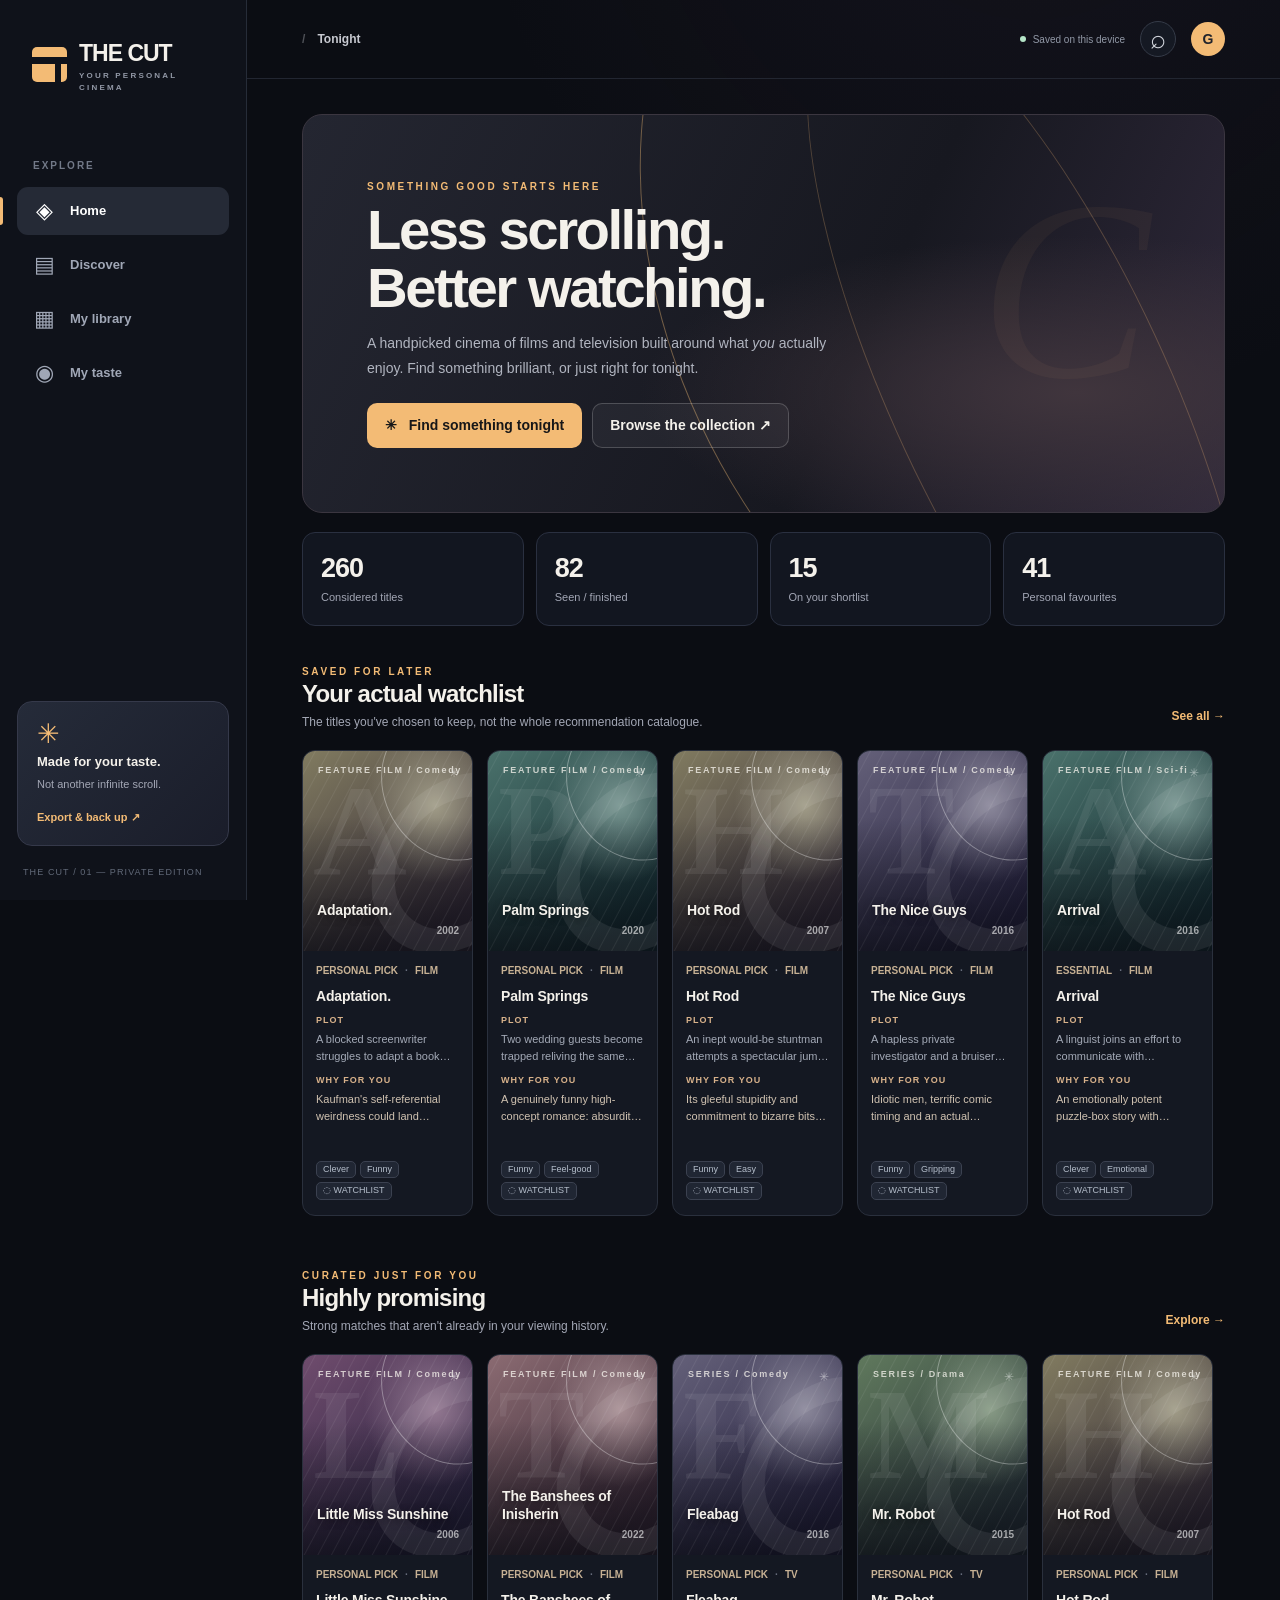
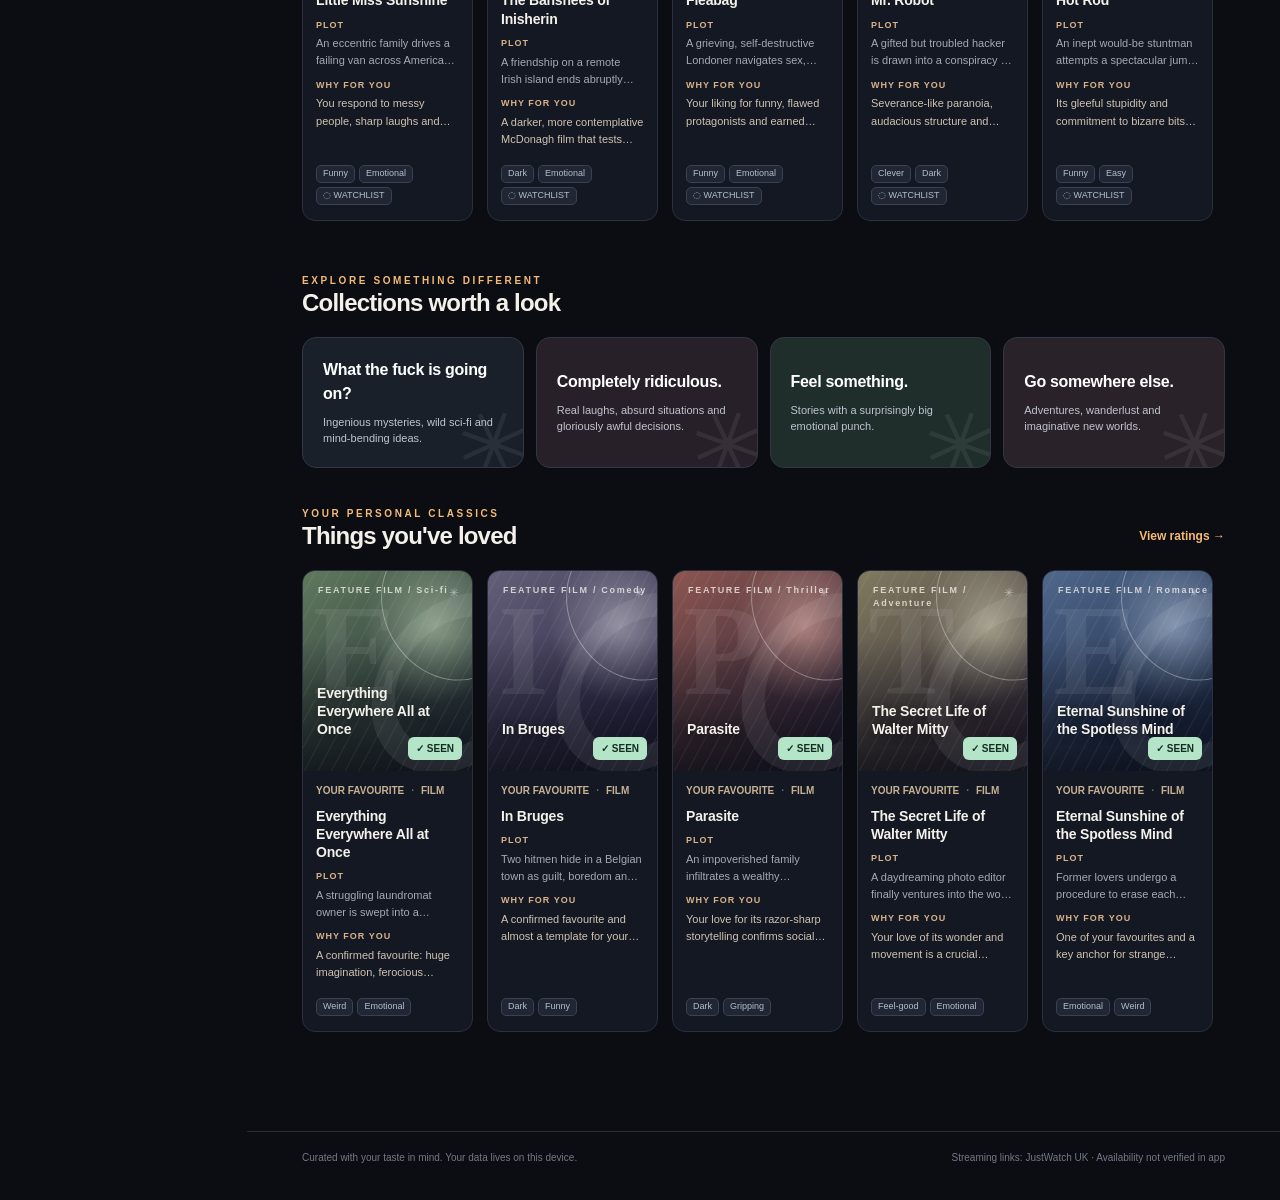
<file: THE-CUT-standalone.html>
<!doctype html>
<html lang="en-GB">
<head>
  <meta charset="utf-8">
  <meta name="viewport" content="width=device-width,initial-scale=1,viewport-fit=cover">
  <meta name="theme-color" content="#0b0d13">
  <meta name="description" content="The Cut — a personal cinema of films and television, with considered recommendations and a watchlist that learns from you.">
  <title>The Cut — Your personal watchlist</title>
  
  
  <style>
:root{--bg:#0b0d13;--panel:#131721;--panel2:#191e2b;--stroke:#2a3040;--stroke2:#343b4d;--text:#f4f1eb;--dim:#a3a7b5;--sub:#717989;--gold:#f3bb75;--mint:#b5e5c8;--red:#f5a1a1;--cyan:#a6dce3;--radius:16px;--font:Inter,ui-sans-serif,-apple-system,BlinkMacSystemFont,"Segoe UI",sans-serif}*{box-sizing:border-box}html{color-scheme:dark;scroll-behavior:smooth}body{margin:0;background:var(--bg);color:var(--text);font-family:var(--font);font-size:14px;line-height:1.5;-webkit-font-smoothing:antialiased}button,input,select,textarea{font:inherit}button{cursor:pointer}button:disabled{opacity:.43;cursor:not-allowed}button:focus-visible,input:focus-visible,select:focus-visible,textarea:focus-visible,a:focus-visible{outline:2px solid var(--gold);outline-offset:3px}a{color:inherit;text-decoration:none}::-webkit-scrollbar{width:8px}::-webkit-scrollbar-thumb{background:#363c49;border-radius:15px}.app{min-height:100vh;display:flex}.sidebar{width:247px;flex-shrink:0;position:sticky;top:0;height:100vh;background:#0f121a;border-right:1px solid #262c38;padding:32px 17px 21px;display:flex;flex-direction:column}.brand{display:flex;gap:12px;align-items:center;font-size:23px;font-weight:900;letter-spacing:-1px;padding:4px 15px 64px}.brand small{display:block;margin-top:-1px;font-size:8px;letter-spacing:2.2px;color:#9298a6;font-weight:700}.brand-mark{width:35px;height:35px;background:var(--gold);border-radius:5px;position:relative;flex:none}.brand-mark:before{content:"";position:absolute;top:10px;left:0;right:0;height:7px;background:#0f121a}.brand-mark:after{content:"";position:absolute;top:17px;left:23px;width:6px;bottom:0;background:#0f121a}.side-label{color:#727988;font-size:10px;font-weight:800;letter-spacing:2px;padding:0 16px 14px}.sidebar nav{display:grid;gap:6px}.nav-item{border:0;background:none;color:#a0a7b6;text-align:left;padding:13px 16px;border-radius:11px;display:flex;align-items:center;gap:15px;font-size:13px;font-weight:650;transition:.15s}.nav-icon{font-size:22px;line-height:1;width:22px;text-align:center;font-weight:300}.nav-item:hover,.nav-item.active{background:#252a36;color:white}.nav-item.active:before{content:"";position:absolute;left:0;width:3px;height:28px;background:var(--gold);border-radius:0 4px 4px 0}.side-spacer{flex:1}.sidebar-foot{background:linear-gradient(135deg,#252b39,#1a1d2a);border:1px solid #35394a;border-radius:15px;padding:19px;display:grid;gap:4px}.foot-squiggle{font-size:27px;color:var(--gold);line-height:1}.sidebar-foot strong{font-size:13px}.sidebar-foot span{font-size:11px;color:var(--dim)}.linkish{background:none;border:0;text-align:left;color:var(--gold);padding:13px 0 0;font-size:11px;font-weight:750}.side-version{font-size:9px;letter-spacing:1.1px;color:#626a79;padding:20px 6px 0}.main{min-width:0;flex:1;max-width:100%;background:radial-gradient(ellipse 55% 23% at 76% -8%,rgba(86,62,94,.13),transparent),var(--bg)}.topbar{height:79px;border-bottom:1px solid #222631;display:flex;align-items:center;justify-content:space-between;padding:0 clamp(20px,4.3vw,76px);gap:20px}.breadcrumb{display:flex;align-items:center;gap:12px;color:#c7c9d0;font-size:12px;font-weight:650}.crumb-logo{display:none}.crumb-divider{opacity:.36}.top-controls{display:flex;gap:15px;align-items:center}.offline-tag{display:flex;gap:7px;align-items:center;color:#9299a7;font-size:10px;white-space:nowrap}.online-dot{height:6px;width:6px;background:var(--mint);border-radius:50%}.icon-btn{font-size:27px;line-height:1;border:1px solid #353b48;background:#151923;color:#d1d5dc;height:36px;width:36px;border-radius:50%}.avatar-btn{background:var(--gold);border:0;border-radius:50%;height:34px;width:34px;color:#20232b;font-weight:900}.view{padding:35px clamp(20px,4.3vw,76px) 85px;max-width:1700px;margin:auto;min-height:calc(100vh - 160px);animation:fade .25s ease both}.main-footer{max-width:1700px;margin:0 auto;display:flex;justify-content:space-between;gap:10px;padding:18px clamp(20px,4.3vw,76px) 35px;border-top:1px solid #262c38;font-size:10px;color:#737987}.mobile-nav{display:none}.eyebrow{color:var(--gold);font-size:10px;letter-spacing:2.6px;font-weight:800;text-transform:uppercase}.section-top{display:flex;justify-content:space-between;gap:16px;align-items:end;margin:38px 0 19px}.section-top h2,.view h2{margin:0;font-size:24px;line-height:1.25;letter-spacing:-.8px}.section-top p,.muted{color:var(--dim)}.section-top p{margin:4px 0 0;font-size:12px}.main-title{font-size:clamp(34px,4.4vw,63px);letter-spacing:-2.5px;line-height:1.03;margin:7px 0 13px;font-weight:850}.lead{font-size:14px;max-width:620px;color:#b1b5c0;line-height:1.75}.hero{min-height:310px;padding:clamp(28px,5vw,66px);border:1px solid #3b3640;border-radius:20px;position:relative;overflow:hidden;display:flex;align-items:center;background:radial-gradient(ellipse at 84% 70%,#40353d 0%,transparent 40%),linear-gradient(115deg,#242631 0%,#171820 60%,#30293b 100%)}.hero:before{content:"";position:absolute;inset:-70% -7% -60% 40%;border:1px solid #f6bd7766;border-radius:50%;transform:rotate(-25deg)}.hero:after{content:"";position:absolute;inset:-40% 6% -80% 64%;border:1px solid #f6bd7740;border-radius:50%;transform:rotate(-25deg)}.hero > div{position:relative;z-index:1}.hero-art{position:absolute;right:8%;top:12%;font-family:Georgia,serif;font-style:italic;font-size:clamp(180px,20vw,340px);color:#f1b56c0d;line-height:1}.hero .main-title{max-width:570px}.hero .lead{max-width:490px}.hero-buttons{display:flex;gap:10px;flex-wrap:wrap;margin-top:23px}.btn{border:1px solid transparent;border-radius:10px;padding:11px 17px;display:inline-flex;align-items:center;justify-content:center;gap:8px;background:var(--gold);color:#171718;font-weight:800;min-height:42px;transition:.15s}.btn:hover:not(:disabled){transform:translateY(-1px);filter:brightness(1.08)}.btn.ghost{background:#ffffff0c;border-color:#ffffff30;color:var(--text)}.btn.subtle{background:#202632;border-color:#3a4353;color:var(--text)}.btn.danger{background:#48262c;color:#ffd3d4;border-color:#6b373e}.btn.tiny{padding:7px 11px;min-height:33px;font-size:11px}.btn.wide{width:100%}.inline-link{border:none;background:transparent;color:var(--gold);font-size:12px;font-weight:750;padding:6px 0}.inline-link:hover{text-decoration:underline}.stat-strip{display:grid;grid-template-columns:repeat(4,1fr);gap:12px;margin-top:19px}.stat{border:1px solid var(--stroke);background:#121620;border-radius:13px;padding:18px}.stat strong{display:block;font-size:27px;line-height:1.3;letter-spacing:-1px}.stat span{font-size:11px;color:var(--dim)}.cards{display:grid;grid-template-columns:repeat(auto-fill,minmax(178px,1fr));gap:15px}.media-card{min-width:0;overflow:hidden;border:1px solid #2a303d;background:#141822;border-radius:13px;cursor:pointer;transition:transform .2s,border-color .2s,box-shadow .2s;display:flex;flex-direction:column}.media-card:hover{transform:translateY(-4px);border-color:#5e6371;box-shadow:0 20px 32px #0005}.cover{--hue1:#4d527c;--hue2:#232237;--light:#f3d5ac;height:218px;position:relative;isolation:isolate;overflow:hidden;background:radial-gradient(ellipse at 78% 27%,color-mix(in srgb,var(--hue1) 75%,#fff 25%) 0%,transparent 38%),linear-gradient(145deg,var(--hue1),var(--hue2) 85%)}.cover:before{content:"";position:absolute;border:1px solid #fff5;width:76%;height:75%;border-radius:50%;top:-20%;right:-25%;transform:rotate(-30deg)}.cover:after{content:"";position:absolute;inset:0;background:repeating-linear-gradient(118deg,transparent,transparent 10px,#fff1 11px,#fff0 12px),linear-gradient(to top,#080a10af 0%,transparent 67%);z-index:-1}.cover-orbit{position:absolute;height:170px;width:170px;top:27px;right:-70px;border:23px solid #ffffff13;border-radius:50%;transform:skew(5deg,-20deg)}.cover-ghost{position:absolute;left:10px;top:14px;font-family:Georgia,serif;font-size:130px;font-weight:bold;line-height:1;color:#ffffff12;letter-spacing:-13px}.cover-type{position:absolute;top:13px;left:15px;font-size:9px;letter-spacing:1.7px;color:#f9f7f0bf;font-weight:800}.cover-year{position:absolute;bottom:13px;right:13px;font-size:10px;color:#fff9;font-weight:750}.cover-name{position:absolute;left:14px;right:16px;bottom:32px;margin:0;font-size:clamp(17px,1.6vw,23px);line-height:1.05;letter-spacing:-.8px;font-weight:850;text-shadow:0 2px 9px #0008;overflow-wrap:anywhere}.cover .corner-mark{position:absolute;right:13px;top:13px;color:#fff7;font-size:12px}.media-body{padding:12px 13px 15px;display:flex;flex:1;flex-direction:column;gap:7px}.media-kicker{display:flex;align-items:center;gap:7px;color:#c7b194;font-size:10px;font-weight:750}.media-card h3{font-size:14px;line-height:1.3;margin:0;letter-spacing:-.2px}.media-blurb{color:#a3a9b6;font-size:11px;line-height:1.55;margin:0;display:-webkit-box;-webkit-line-clamp:3;-webkit-box-orient:vertical;overflow:hidden}.media-tags{display:flex;flex-wrap:wrap;gap:4px;margin-top:auto;padding-top:5px}.mini-tag{border:1px solid #3b4150;background:#202633;border-radius:5px;padding:3px 6px;color:#b5becb;font-size:9px;line-height:1.1}.seen-tick{position:absolute;right:10px;bottom:11px;background:#b5e5c8;color:#132c22;font-size:10px;border-radius:6px;padding:4px 8px;font-weight:850}.shelf-scroller{display:grid;grid-auto-flow:column;grid-auto-columns:minmax(171px,207px);gap:14px;overflow-x:auto;padding-bottom:14px;scroll-snap-type:x mandatory}.shelf-scroller .media-card{scroll-snap-align:start}.shelf-scroller .cover{height:200px}.collection-row{display:grid;grid-template-columns:repeat(4,minmax(0,1fr));gap:12px}.collection-tile{background:#19202a;border:1px solid #323747;border-radius:14px;padding:20px;text-align:left;min-height:128px;color:white;position:relative;overflow:hidden}.collection-tile:after{content:"✳";position:absolute;font-size:90px;line-height:1;right:-7px;bottom:-24px;color:#ffffff12;transform:rotate(20deg)}.collection-tile strong{font-size:16px;display:block;letter-spacing:-.3px}.collection-tile small{display:block;font-size:11px;color:#bfc4d0;margin-top:8px;line-height:1.5;max-width:190px}.collection-tile:hover{border-color:var(--gold)}.collection-tile:nth-child(2){background:#272028}.collection-tile:nth-child(3){background:#1f2d2b}.collection-tile:nth-child(4){background:#292329}.page-header{display:flex;align-items:end;justify-content:space-between;gap:12px;margin-bottom:28px}.page-header h1{font-size:clamp(33px,4vw,51px);line-height:1.1;letter-spacing:-1.8px;margin:7px 0 7px}.page-header p{color:var(--dim);margin:0;max-width:650px;line-height:1.6;font-size:13px}.switcher{display:flex;padding:4px;border:1px solid #353e4e;background:#151b26;border-radius:10px;gap:4px}.switcher button{padding:9px 18px;border:0;color:#a4acb8;background:none;font-size:12px;font-weight:800;border-radius:7px}.switcher button.active{background:#343c4c;color:white;box-shadow:0 2px 5px #0004}.tool-bar{display:grid;grid-template-columns:minmax(180px,2fr) repeat(3,minmax(105px,1fr));gap:10px;margin-bottom:16px}.field,.select{border:1px solid var(--stroke2);background:#171c27;color:#f4f1eb;border-radius:10px;padding:11px 12px;min-width:0;outline:none;width:100%;font-size:12px}.field:focus,.select:focus,textarea:focus{border-color:var(--gold)}.field::placeholder,textarea::placeholder{color:#727c8a}.filter-chips{display:flex;gap:8px;overflow:auto;white-space:nowrap;padding-bottom:7px;margin:12px 0 15px}.filter-chip{border:1px solid #383e4b;background:#161c26;color:#aab1bd;border-radius:30px;padding:8px 12px;font-size:11px;font-weight:650}.filter-chip.active{background:#36302a;border-color:#a57849;color:#f9cf9f}.results-line{display:flex;justify-content:space-between;gap:12px;align-items:center;color:#949ba8;font-size:11px;margin-bottom:16px}.empty{border:1px dashed #465062;border-radius:15px;background:#121720;min-height:200px;display:flex;align-items:center;justify-content:center;flex-direction:column;gap:9px;text-align:center;padding:30px}.empty strong{font-size:19px}.empty span{color:var(--dim);font-size:12px;max-width:380px}.library-summary{display:flex;flex-wrap:wrap;gap:8px;margin:18px 0 20px}.library-summary button{background:#181e29;border:1px solid #353c4a;border-radius:9px;padding:8px 12px;color:#b4bcc8;font-size:11px;font-weight:800}.library-summary button.active{background:#332c24;border-color:#ae824c;color:#ffdfae}.library-summary b{color:white;margin-left:5px}.split{display:grid;grid-template-columns:minmax(0,1.3fr) minmax(300px,.7fr);gap:20px}.panel{background:#141923;border:1px solid #303746;border-radius:15px;padding:21px}.panel h3{margin:0 0 14px;font-size:17px;letter-spacing:-.4px}.panel .micro{color:#9da5b2;font-size:11px;line-height:1.7}.profile-quote{font-family:Georgia,serif;font-size:clamp(22px,2.8vw,38px);line-height:1.3;letter-spacing:-.6px;margin:10px 0 16px}.bar-row{display:grid;grid-template-columns:130px 1fr 35px;gap:12px;align-items:center;margin:13px 0;font-size:12px;color:#c6cbd3}.bar-track{height:7px;background:#2b3441;border-radius:10px;overflow:hidden}.bar-fill{background:linear-gradient(90deg,#db985c,#f4ce93);height:100%;border-radius:10px}.metric-box{display:flex;flex-direction:column;gap:8px;margin-top:14px}.metric-line{border-bottom:1px solid #2b3240;padding:10px 0}.metric-line strong{font-size:12px}.metric-line p{color:#9fa7b6;font-size:11px;margin:3px 0 0}.form-label{display:block;font-size:10px;color:#bfc6d0;font-weight:800;letter-spacing:1px;text-transform:uppercase;margin:14px 0 7px}.form-help{font-size:11px;color:#a3abb9;line-height:1.6}.pills{display:flex;flex-wrap:wrap;gap:7px}.pill{border:1px solid #353e4d;background:#1a202b;color:#c1c8d4;border-radius:8px;padding:9px 12px;font-size:11px;font-weight:650}.pill.active{border-color:#b58b58;background:#3c3226;color:#ffe0a8}.tonight-wizard{background:#171c26;border:1px solid #373f4c;border-radius:16px;padding:20px}.picker-row{display:grid;grid-template-columns:1.2fr 1fr 1fr;gap:14px}.pick-results{margin-top:22px;display:grid;grid-template-columns:repeat(3,minmax(0,1fr));gap:15px}.pick-results .cover{height:190px}.pick-results .media-card{height:100%}.pick-note{font-size:12px;color:#aeb4c2;line-height:1.5}.overlay-root{position:relative;z-index:70}.modal-shade{position:fixed;inset:0;background:#020308d9;backdrop-filter:blur(8px);display:flex;justify-content:center;align-items:flex-start;overflow-y:auto;padding:32px 16px 80px;z-index:90;animation:fade .15s}.modal{background:#141923;border:1px solid #495061;border-radius:20px;box-shadow:0 30px 120px #000b;width:min(760px,100%);margin:auto;position:relative;overflow:hidden;animation:up .2s}.modal-close{position:absolute;right:17px;top:17px;background:#10151bbd;border:1px solid #5a6476;color:white;border-radius:50%;width:34px;height:34px;z-index:2;font-size:20px}.modal-banner{height:235px;display:flex;align-items:end;background:radial-gradient(ellipse at 75% 34%,#8d7d6755,transparent 46%),linear-gradient(135deg,#45495c,#181e2b);padding:28px;position:relative}.modal-banner:before{content:"";position:absolute;border:50px solid #ffffff0a;border-radius:50%;height:240px;width:240px;right:20px;top:-140px}.modal-banner h2{font-size:clamp(27px,4vw,44px);line-height:1.04;letter-spacing:-1.3px;margin:6px 0 3px;max-width:570px;text-shadow:0 2px 14px #0007;position:relative}.modal-banner .eyebrow{position:relative}.modal-inner{padding:26px 29px 31px}.description-pair{display:grid;grid-template-columns:1fr 1fr;gap:20px}.description-pair h4{margin:0 0 8px;font-size:10px;letter-spacing:1.5px;text-transform:uppercase;color:var(--gold)}.description-pair p{font-size:13px;line-height:1.7;color:#c1c7d0;margin:0}.modal-genre{display:flex;gap:6px;flex-wrap:wrap;margin:14px 0 24px}.divider{height:1px;background:#313949;margin:22px 0}.edit-grid{display:grid;grid-template-columns:1fr 1fr;gap:15px}.comment{width:100%;min-height:100px;max-height:320px;resize:vertical;border:1px solid #394251;border-radius:11px;padding:12px;background:#10151d;color:var(--text);font-size:12px;line-height:1.6}.modal-actions{display:flex;justify-content:space-between;align-items:center;gap:10px;flex-wrap:wrap;margin-top:15px}.radio-tiles{display:flex;gap:6px;flex-wrap:wrap}.radio-tiles button{background:#212732;border:1px solid #3a4350;color:#bbc3ce;border-radius:8px;padding:8px 10px;font-size:11px;font-weight:700}.radio-tiles button.active{background:#46382b;color:#ffe2b4;border-color:#b08b61}.toast{position:fixed;z-index:120;bottom:26px;left:50%;transform:translate(-50%,20px);background:#e6eddf;color:#172322;border-radius:10px;padding:12px 18px;box-shadow:0 10px 45px #0008;font-weight:750;font-size:12px;opacity:0;pointer-events:none;transition:.25s;max-width:85vw}.toast.show{opacity:1;transform:translate(-50%,0)}.export-buttons{display:grid;grid-template-columns:1fr 1fr;gap:10px}.tip{background:#242b37;border-left:3px solid var(--gold);border-radius:6px;padding:11px 13px;font-size:11px;color:#d0d5de;line-height:1.7}.privacy-notice{color:var(--dim);font-size:11px;line-height:1.6}.checkbox-row{display:flex;gap:8px;align-items:center;color:#c7ced7;font-size:12px}.checkbox-row input{accent-color:var(--gold)}.list-row{display:flex;gap:11px;border-bottom:1px solid #2b3340;padding:12px 0;align-items:center}.list-row:last-child{border:0}.list-row .dot{height:8px;width:8px;flex:none;border-radius:50%;background:var(--gold)}.list-row .grow{flex:1;min-width:0}.list-row strong{font-size:12px}.list-row small{display:block;color:#9ba3b0;margin-top:2px;font-size:10px}.list-row button{padding:6px 10px;background:#252c38;border:1px solid #3f4755;border-radius:7px;color:#d8dce4;font-size:11px}.edit-params{display:flex;gap:10px;flex-wrap:wrap;align-items:center;margin-top:14px}.custom-form{display:grid;grid-template-columns:1fr 1fr;gap:11px}.custom-form .full{grid-column:1/-1}.hidden{display:none!important}.notice{font-size:11px;color:#9ea8b6}.searchbar-big{width:100%;padding:15px 18px;border-radius:13px;font-size:17px}.storage-warning{background:#453029;border:1px solid #8d6753;border-radius:9px;color:#f6dac3;font-size:11px;padding:10px}.confidence{font-size:9px;text-transform:uppercase;letter-spacing:1.1px;font-weight:850;color:#f9c58b}.endcap{padding:20px;text-align:center;color:#7c8592;font-size:11px}@keyframes fade{from{opacity:0}to{opacity:1}}@keyframes up{from{opacity:0;transform:translateY(9px)}to{opacity:1;transform:translateY(0)}}@media(max-width:1180px){.sidebar{width:207px}.cards{grid-template-columns:repeat(auto-fill,minmax(155px,1fr));gap:12px}.cover{height:188px}.collection-row{grid-template-columns:repeat(2,1fr)}.topbar{padding:0 25px}.view{padding-left:25px;padding-right:25px}}@media(max-width:850px){.sidebar{display:none}.crumb-logo{display:inline;font-weight:950;letter-spacing:.4px;color:white}.mobile-nav{display:flex;position:fixed;z-index:65;bottom:0;left:0;right:0;min-height:68px;padding-bottom:env(safe-area-inset-bottom);background:#111722ed;backdrop-filter:blur(17px);border-top:1px solid #394151;justify-content:space-around}.mobile-nav button{color:#8e98a9;background:none;border:0;min-width:70px;display:flex;flex-direction:column;align-items:center;justify-content:center;gap:2px;font-size:10px;font-weight:700}.mobile-nav button span{font-size:24px;line-height:1.1}.mobile-nav button.active{color:var(--gold)}.view{padding-bottom:115px}.main-footer{padding-bottom:100px}.modal-shade{padding:14px 10px 90px}.modal{margin:12px auto}.topbar{height:65px}.main{width:100%}}@media(max-width:600px){.topbar{padding:0 17px}.offline-tag{display:none}.view{padding:24px 16px 104px}.main-footer{display:block;padding:17px 16px 95px}.main-footer span{display:block;margin-bottom:7px}.hero{min-height:290px;padding:24px}.hero .main-title{font-size:43px;letter-spacing:-2.2px}.hero-art{right:-5%;top:35%;font-size:190px}.lead{font-size:13px;line-height:1.6}.hero-buttons .btn{flex:1}.stat-strip{grid-template-columns:repeat(2,1fr);gap:8px}.stat{padding:13px}.stat strong{font-size:24px}.section-top{margin-top:29px}.section-top h2{font-size:22px}.cards{grid-template-columns:repeat(2,minmax(0,1fr));gap:10px}.cover{height:190px}.cover-name{font-size:18px}.media-body{padding:10px}.media-blurb{font-size:11px;-webkit-line-clamp:2}.media-card h3{font-size:12px}.media-kicker{font-size:9px}.shelf-scroller{grid-auto-columns:156px;gap:10px}.shelf-scroller .cover{height:175px}.collection-row{grid-template-columns:repeat(2,1fr);gap:8px}.collection-tile{min-height:127px;padding:15px}.collection-tile strong{font-size:14px}.collection-tile small{font-size:10px}.page-header{display:block}.page-header h1{font-size:36px}.page-header .switcher{margin-top:17px}.tool-bar{grid-template-columns:repeat(2,minmax(0,1fr));gap:8px}.tool-bar .search-field{grid-column:1/-1}.split{display:block}.split>*+*{margin-top:12px}.picker-row{grid-template-columns:1fr}.pick-results{grid-template-columns:repeat(2,minmax(0,1fr));gap:10px}.pick-results .media-card:last-child{grid-column:1/-1;max-width:calc(50% - 5px)}.description-pair{grid-template-columns:1fr;gap:15px}.modal-banner{height:195px;padding:19px}.modal-inner{padding:20px 17px}.modal-banner h2{font-size:29px}.edit-grid{grid-template-columns:1fr}.export-buttons{grid-template-columns:1fr}.bar-row{grid-template-columns:93px 1fr 28px;font-size:11px}.custom-form{grid-template-columns:1fr}.custom-form .full{grid-column:auto}.page-header .btn{margin-top:14px}.section-top .inline-link{flex:none}.tool-bar .select{font-size:11px}}@media(prefers-reduced-motion:reduce){*,*:before,*:after{animation:none!important;transition:none!important;scroll-behavior:auto!important}}

/* The synopsis and personal justification are both visible directly on every list card. */
.blurb-label{display:block;color:#d8b28b;font-size:9px;font-weight:850;letter-spacing:1px;margin-bottom:3px}.media-why{color:#d0c2b1;font-size:11px;line-height:1.55;margin:0;display:-webkit-box;-webkit-line-clamp:4;-webkit-box-orient:vertical;overflow:hidden}.media-why+.media-tags{padding-top:8px}.media-card .media-body{gap:9px}.shelf-scroller .media-why{-webkit-line-clamp:3}@media(max-width:600px){.media-why{font-size:10px;-webkit-line-clamp:3}.media-blurb{font-size:10px}.shelf-scroller .media-why{-webkit-line-clamp:2}}

</style>
  
  
</head>
<body>
  <div class="app">
    <aside class="sidebar">
      <a class="brand" href="#home" aria-label="The Cut home"><div class="brand-mark"><span class="brand-notch"></span></div><span>THE CUT<small>YOUR PERSONAL CINEMA</small></span></a>
      <div class="side-label">EXPLORE</div>
      <nav id="desktopNav" aria-label="Primary navigation">
        <button data-view="home" class="nav-item active"><span class="nav-icon">◈</span> Home</button>
        <button data-view="discover" class="nav-item"><span class="nav-icon">▤</span> Discover</button>
        <button data-view="library" class="nav-item"><span class="nav-icon">▦</span> My library</button>
        <button data-view="taste" class="nav-item"><span class="nav-icon">◉</span> My taste</button>
      </nav>
      <div class="side-spacer"></div>
      <div class="sidebar-foot">
        <div class="foot-squiggle">✳</div>
        <strong>Made for your taste.</strong>
        <span>Not another infinite scroll.</span>
        <button class="linkish" data-action="open-export">Export & back up ↗</button>
      </div>
      <div class="side-version">THE CUT / 01 — PRIVATE EDITION</div>
    </aside>
    <main class="main">
      <header class="topbar"><div class="breadcrumb"><span class="crumb-logo">THE CUT</span><span class="crumb-divider">/</span><span id="crumbLabel">Tonight</span></div><div class="top-controls"><span class="offline-tag"><span class="online-dot"></span><span id="storageLabel">Saved on this device</span></span><button class="icon-btn" data-action="open-search" aria-label="Search titles">⌕</button><button class="avatar-btn" data-view="taste" title="Taste profile">G</button></div></header>
      <div id="view" class="view" aria-live="polite"></div>
      <footer class="main-footer"><span>Curated with your taste in mind. Your data lives on this device.</span><span>Streaming links: JustWatch UK · Availability not verified in app</span></footer>
    </main>
    <nav class="mobile-nav" aria-label="Mobile navigation">
      <button data-view="home" class="active"><span>◈</span>Home</button>
      <button data-view="discover"><span>▤</span>Discover</button>
      <button data-view="library"><span>▦</span>Library</button>
      <button data-view="taste"><span>◉</span>My taste</button>
    </nav>
  </div>
  <div id="overlay" class="overlay-root"></div>
  <div id="toast" class="toast" role="status" aria-live="polite"></div>
  <input type="file" id="importFile" accept="application/json,.json" hidden>
<script>
/* Hand-curated offline catalogue. Each title includes a synopsis and a reason tailored to your viewing profile. */
window.CUT_CATALOGUE = [{"id":"film-adaptation","title":"Adaptation.","year":2002,"type":"film","genres":["Comedy","Drama","Surreal"],"moods":["Clever","Funny"],"lane":"For you","synopsis":"A blocked screenwriter struggles to adapt a book and becomes entangled in his own screenplay.","why":"Kaufman's self-referential weirdness could land between the invention of Eternal Sunshine and the chaos of Frank."},{"id":"film-palm-springs","title":"Palm Springs","year":2020,"type":"film","genres":["Comedy","Romance","Sci-fi"],"moods":["Funny","Feel-good","Clever"],"lane":"For you","synopsis":"Two wedding guests become trapped reliving the same day, with increasingly complicated feelings.","why":"A genuinely funny high-concept romance: absurdity, commitment and surprising tenderness in one tidy film."},{"id":"film-hot-rod","title":"Hot Rod","year":2007,"type":"film","genres":["Comedy"],"moods":["Funny","Easy"],"lane":"For you","synopsis":"An inept would-be stuntman attempts a spectacular jump to raise money for his stepfather.","why":"Its gleeful stupidity and commitment to bizarre bits could hit your Step Brothers and I Think You Should Leave sweet spot."},{"id":"film-the-nice-guys","title":"The Nice Guys","year":2016,"type":"film","genres":["Comedy","Crime","Mystery"],"moods":["Funny","Gripping"],"lane":"For you","synopsis":"A hapless private investigator and a bruiser investigate a missing woman in 1970s Los Angeles.","why":"Idiotic men, terrific comic timing and an actual mystery: the balance you say matters."},{"id":"film-arrival","title":"Arrival","year":2016,"type":"film","genres":["Sci-fi","Drama","Mystery"],"moods":["Clever","Emotional","Atmospheric"],"lane":"Essential","synopsis":"A linguist joins an effort to communicate with mysterious spacecraft that have appeared worldwide.","why":"An emotionally potent puzzle-box story with intelligence and restraint, especially promising after Severance and Eternal Sunshine."},{"id":"film-swiss-army-man","title":"Swiss Army Man","year":2016,"type":"film","genres":["Comedy","Drama","Surreal"],"moods":["Weird","Emotional"],"lane":"Wildcard","synopsis":"A stranded man befriends a corpse whose impossible abilities lead them on an unlikely journey.","why":"Its deeply odd mix of vulnerability and absurdity makes it an adventurous next step after Frank."},{"id":"film-little-miss-sunshine","title":"Little Miss Sunshine","year":2006,"type":"film","genres":["Comedy","Drama"],"moods":["Funny","Emotional","Feel-good"],"lane":"For you","synopsis":"An eccentric family drives a failing van across America for their daughter's beauty pageant.","why":"You respond to messy people, sharp laughs and earned warmth; this combines all three."},{"id":"film-being-john-malkovich","title":"Being John Malkovich","year":1999,"type":"film","genres":["Surreal","Comedy","Drama"],"moods":["Weird","Clever"],"lane":"Essential","synopsis":"A puppeteer discovers a portal allowing visitors to inhabit an actor's mind for fifteen minutes.","why":"Your positive rating confirms a taste for bold identity-bending premises, even without an emotional home run."},{"id":"film-everything-everywhere-all-at-once","title":"Everything Everywhere All at Once","year":2022,"type":"film","genres":["Sci-fi","Comedy","Adventure"],"moods":["Weird","Emotional","Clever"],"lane":"Essential","synopsis":"A struggling laundromat owner is swept into a multiverse crisis involving alternate versions of her life.","why":"A confirmed favourite: huge imagination, ferocious silliness and a moving emotional core."},{"id":"film-the-lobster","title":"The Lobster","year":2015,"type":"film","genres":["Surreal","Comedy","Romance"],"moods":["Weird","Dark","Clever"],"lane":"Wildcard","synopsis":"Single adults at a remote hotel face an absurd deadline to find love or become animals.","why":"Your liking for its discomfort suggests risk-taking is welcome, though cold surrealism alone isn't enough."},{"id":"film-her","title":"Her","year":2013,"type":"film","genres":["Sci-fi","Romance","Drama"],"moods":["Emotional","Clever","Atmospheric"],"lane":"For you","synopsis":"A lonely writer develops a relationship with a sophisticated artificial intelligence voice.","why":"Your positive response points to thoughtful technology stories grounded in human longing."},{"id":"film-in-bruges","title":"In Bruges","year":2008,"type":"film","genres":["Comedy","Crime","Drama"],"moods":["Dark","Funny","Emotional"],"lane":"For you","synopsis":"Two hitmen hide in a Belgian town as guilt, boredom and a botched job catch up with them.","why":"A confirmed favourite and almost a template for your taste in savage humour with unexpected heart."},{"id":"film-parasite","title":"Parasite","year":2019,"type":"film","genres":["Thriller","Comedy","Drama"],"moods":["Dark","Gripping","Clever"],"lane":"Essential","synopsis":"An impoverished family infiltrates a wealthy household through increasingly elaborate deceptions.","why":"Your love for its razor-sharp storytelling confirms social satire and suspense make a powerful combination."},{"id":"film-the-secret-life-of-walter-mitty","title":"The Secret Life of Walter Mitty","year":2013,"type":"film","genres":["Adventure","Comedy","Drama"],"moods":["Feel-good","Emotional","Escape"],"lane":"For you","synopsis":"A daydreaming photo editor finally ventures into the world to find a missing photograph.","why":"Your love of its wonder and movement is a crucial counterweight to the darker side of your taste."},{"id":"film-get-out","title":"Get Out","year":2017,"type":"film","genres":["Horror","Mystery","Thriller"],"moods":["Dark","Gripping","Clever"],"lane":"Essential","synopsis":"A young man visits his girlfriend's family and uncovers disturbing secrets behind their hospitality.","why":"You liked its socially charged mystery; a good sign for idea-driven horror with real narrative payoff."},{"id":"film-whiplash","title":"Whiplash","year":2014,"type":"film","genres":["Drama","Music"],"moods":["Gripping","Dark"],"lane":"Essential","synopsis":"An ambitious young drummer enters a brutal contest of wills with his demanding teacher.","why":"Your positive rating supports intense character battles, although intensity itself doesn't guarantee love."},{"id":"film-eternal-sunshine-of-the-spotless-mind","title":"Eternal Sunshine of the Spotless Mind","year":2004,"type":"film","genres":["Romance","Sci-fi","Drama"],"moods":["Emotional","Weird","Clever"],"lane":"For you","synopsis":"Former lovers undergo a procedure to erase each other, only for memories to resist oblivion.","why":"One of your favourites and a key anchor for strange premises with an enormous emotional payoff."},{"id":"film-into-the-wild","title":"Into the Wild","year":2007,"type":"film","genres":["Adventure","Drama"],"moods":["Escape","Emotional","Atmospheric"],"lane":"For you","synopsis":"A young graduate abandons convention to travel across America and live on his own terms.","why":"Your affection for searching, aspirational journeys makes this a defining part of your profile."},{"id":"film-frank","title":"Frank","year":2014,"type":"film","genres":["Comedy","Drama","Music"],"moods":["Weird","Emotional","Funny"],"lane":"For you","synopsis":"A novice musician joins an eccentric experimental band led by an enigmatic man in an oversized head.","why":"Its offbeat humour and sympathetic oddness neatly encapsulate what you value in unconventional cinema."},{"id":"film-wild-tales","title":"Wild Tales","year":2014,"type":"film","genres":["Comedy","Thriller","Anthology"],"moods":["Dark","Funny","Gripping"],"lane":"For you","synopsis":"Six darkly comic stories show ordinary people reaching spectacular breaking points.","why":"Your enthusiasm for beautifully escalating bad behaviour makes this another foundational reference."},{"id":"film-forrest-gump","title":"Forrest Gump","year":1994,"type":"film","genres":["Drama","Romance","Adventure"],"moods":["Emotional","Feel-good","Escape"],"lane":"Essential","synopsis":"A kindhearted man drifts through decades of American history while searching for connection.","why":"A favourite that proves heartfelt, accessible storytelling belongs alongside your art-house interests."},{"id":"film-step-brothers","title":"Step Brothers","year":2008,"type":"film","genres":["Comedy"],"moods":["Funny","Easy"],"lane":"For you","synopsis":"Two immature grown men become unwilling housemates when their single parents marry.","why":"Your affection for unapologetically stupid comedy means serious recommendations must never crowd this out."},{"id":"film-wedding-crashers","title":"Wedding Crashers","year":2005,"type":"film","genres":["Comedy","Romance"],"moods":["Funny","Easy"],"lane":"For you","synopsis":"Two friends attend strangers' weddings to meet women until one falls into an inconvenient romance.","why":"A useful anchor for mainstream, high-energy, personality-led comedy."},{"id":"film-the-hangover","title":"The Hangover","year":2009,"type":"film","genres":["Comedy","Mystery"],"moods":["Funny","Easy"],"lane":"For you","synopsis":"Friends wake from a Las Vegas bachelor party with no memory and a missing groom.","why":"You enjoy chaotic ensemble comedy where ridiculous events keep escalating."},{"id":"film-the-truman-show","title":"The Truman Show","year":1998,"type":"film","genres":["Drama","Comedy","Sci-fi"],"moods":["Clever","Emotional"],"lane":"Essential","synopsis":"A genial insurance salesman starts suspecting his entire life is an elaborate television production.","why":"Jim Carrey, an inspired existential hook and real feeling make this especially central to your tastes."},{"id":"film-the-mask","title":"The Mask","year":1994,"type":"film","genres":["Comedy","Fantasy"],"moods":["Funny","Easy","Weird"],"lane":"For you","synopsis":"A timid bank clerk transforms into a manic cartoon-like trickster whenever he wears a mysterious mask.","why":"Carrey's full-throttle physical comedy fits the flamboyantly absurd side of your viewing habits."},{"id":"film-liar-liar","title":"Liar Liar","year":1997,"type":"film","genres":["Comedy"],"moods":["Funny","Easy"],"lane":"For you","synopsis":"A lawyer is magically forced to tell the truth for a day when he desperately needs to lie.","why":"A classic Carrey showcase of escalating farce and immaculate comic commitment."},{"id":"film-bruce-almighty","title":"Bruce Almighty","year":2003,"type":"film","genres":["Comedy","Fantasy"],"moods":["Funny","Easy","Feel-good"],"lane":"For you","synopsis":"A frustrated television reporter is temporarily granted divine powers to prove he could run things better.","why":"A big-hearted high-concept comedy combining Jim Carrey's manic energy with an emotional finish."},{"id":"film-man-on-the-moon","title":"Man on the Moon","year":1999,"type":"film","genres":["Comedy","Drama","Biography"],"moods":["Weird","Emotional"],"lane":"Essential","synopsis":"Jim Carrey portrays Andy Kaufman, a performer who challenged the boundaries between comedy and provocation.","why":"Its obsession with uncomfortable performance seems made for someone who loves both Carrey and I Think You Should Leave."},{"id":"film-the-cable-guy","title":"The Cable Guy","year":1996,"type":"film","genres":["Comedy","Thriller"],"moods":["Dark","Funny","Weird"],"lane":"Wildcard","synopsis":"An awkward friendship with a cable installer turns into an increasingly unsettling obsession.","why":"Carrey's disturbing comic persona could appeal to your taste for uncomfortable humour."},{"id":"film-i-love-you-phillip-morris","title":"I Love You Phillip Morris","year":2009,"type":"film","genres":["Comedy","Drama","Romance"],"moods":["Funny","Emotional","Weird"],"lane":"For you","synopsis":"A charming con artist becomes determined to reunite with the man he loves through outrageous schemes.","why":"Carrey in a genuinely odd, tender and morally questionable story is a particularly promising combination."},{"id":"film-dumb-and-dumber","title":"Dumb and Dumber","year":1994,"type":"film","genres":["Comedy"],"moods":["Funny","Easy"],"lane":"Essential","synopsis":"Two spectacularly foolish friends take a cross-country trip to return a suitcase to its owner.","why":"A benchmark of broad comedy whose commitment to idiocy aligns with your Step Brothers affection."},{"id":"film-the-big-lebowski","title":"The Big Lebowski","year":1998,"type":"film","genres":["Comedy","Crime","Mystery"],"moods":["Funny","Weird"],"lane":"Essential","synopsis":"A laid-back slacker is mistaken for a millionaire and pulled into an increasingly confusing kidnapping plot.","why":"Quotable eccentric characters and shaggy absurdity should suit your appetite for comic personality."},{"id":"film-burn-after-reading","title":"Burn After Reading","year":2008,"type":"film","genres":["Comedy","Crime","Thriller"],"moods":["Dark","Funny"],"lane":"For you","synopsis":"A misplaced intelligence memoir collides with a set of vain, foolish Washington residents.","why":"Almost everyone behaves terribly and the plotting turns their incompetence into savage farce."},{"id":"film-seven-psychopaths","title":"Seven Psychopaths","year":2012,"type":"film","genres":["Comedy","Crime"],"moods":["Dark","Funny","Weird"],"lane":"For you","synopsis":"A screenwriter and his volatile friends become entangled in the theft of a gangster's beloved dog.","why":"Martin McDonagh's dark jokes and spiralling mess make it a logical step from In Bruges."},{"id":"film-the-banshees-of-inisherin","title":"The Banshees of Inisherin","year":2022,"type":"film","genres":["Comedy","Drama"],"moods":["Dark","Emotional","Atmospheric"],"lane":"For you","synopsis":"A friendship on a remote Irish island ends abruptly and escalates into stubborn mutual cruelty.","why":"A darker, more contemplative McDonagh film that tests your love for humour mixed with painful emotion."},{"id":"film-the-death-of-stalin","title":"The Death of Stalin","year":2017,"type":"film","genres":["Comedy","History"],"moods":["Dark","Funny","Clever"],"lane":"For you","synopsis":"Soviet officials turn on one another after Stalin dies, scrambling for survival and power.","why":"The savage political farce and awful personalities should resonate after Succession and Sunny."},{"id":"film-four-lions","title":"Four Lions","year":2010,"type":"film","genres":["Comedy","Drama"],"moods":["Dark","Funny"],"lane":"For you","synopsis":"A group of inept would-be terrorists stumble through increasingly disastrous plans.","why":"Very black British satire whose commitment to stupidity could match your taste for brutal comedy."},{"id":"film-the-menu","title":"The Menu","year":2022,"type":"film","genres":["Comedy","Thriller","Horror"],"moods":["Dark","Gripping","Clever"],"lane":"For you","synopsis":"Guests at an exclusive island restaurant discover their tasting menu comes with sinister intentions.","why":"Controlled social satire, escalating menace and strong narrative hooks follow naturally from Parasite."},{"id":"film-triangle-of-sadness","title":"Triangle of Sadness","year":2022,"type":"film","genres":["Comedy","Drama"],"moods":["Dark","Weird","Clever"],"lane":"For you","synopsis":"Models and billionaires aboard a luxury yacht find social hierarchies overturned by disaster.","why":"A vicious class satire that may appeal if Parasite's power games were what hooked you."},{"id":"film-the-favourite","title":"The Favourite","year":2018,"type":"film","genres":["Comedy","Drama","History"],"moods":["Dark","Funny","Weird"],"lane":"Essential","synopsis":"Rival courtiers vie for influence over an ill queen in an extravagant royal household.","why":"Scheming, nastiness and sharply comic power struggles have clear Succession appeal."},{"id":"film-poor-things","title":"Poor Things","year":2023,"type":"film","genres":["Comedy","Fantasy","Drama"],"moods":["Weird","Emotional","Clever"],"lane":"Wildcard","synopsis":"A revived young woman embarks on an uninhibited journey of discovery across an eccentric world.","why":"Bold visual originality and anarchic humour could delight you; its deliberate excess may be divisive."},{"id":"film-kinds-of-kindness","title":"Kinds of Kindness","year":2024,"type":"film","genres":["Drama","Comedy","Anthology"],"moods":["Weird","Dark"],"lane":"Wildcard","synopsis":"Three unsettling stories explore control, devotion and desperate attempts to remake relationships.","why":"A deliberately difficult, surreal experiment that tests how much uncomfortable oddness you want."},{"id":"film-the-grand-budapest-hotel","title":"The Grand Budapest Hotel","year":2014,"type":"film","genres":["Comedy","Adventure","Crime"],"moods":["Funny","Escape","Weird"],"lane":"Essential","synopsis":"A fastidious concierge and his lobby boy become embroiled in a stolen painting and an inheritance dispute.","why":"Its immaculate comic universe and eccentric personalities offer a very different flavour of distinctive filmmaking."},{"id":"film-the-royal-tenenbaums","title":"The Royal Tenenbaums","year":2001,"type":"film","genres":["Comedy","Drama"],"moods":["Weird","Emotional","Funny"],"lane":"Essential","synopsis":"The estranged members of a once-promising family reconvene around their manipulative patriarch.","why":"Flawed people, precise humour and poignancy make it a strong character-led essential."},{"id":"film-jojo-rabbit","title":"Jojo Rabbit","year":2019,"type":"film","genres":["Comedy","Drama","War"],"moods":["Funny","Emotional","Dark"],"lane":"For you","synopsis":"A lonely German boy in wartime confronts his prejudices with help from his imaginary friend.","why":"A risky balance of absurd humour and heartbreaking sentiment is right in your cross-genre sweet spot."},{"id":"film-hunt-for-the-wilderpeople","title":"Hunt for the Wilderpeople","year":2016,"type":"film","genres":["Adventure","Comedy","Drama"],"moods":["Escape","Funny","Emotional"],"lane":"For you","synopsis":"A foster boy and his reluctant guardian become fugitives in the New Zealand wilderness.","why":"Adventure, lovable oddballs and earned feeling should appeal to the Walter Mitty side of you."},{"id":"film-what-we-do-in-the-shadows","title":"What We Do in the Shadows","year":2014,"type":"film","genres":["Comedy","Horror"],"moods":["Funny","Weird"],"lane":"Wildcard","synopsis":"Flat-sharing vampires try to navigate modern life in a faux documentary of domestic disasters.","why":"You disliked the series, so this is a cautious curiosity rather than a strong match; the film's tighter format may differ."},{"id":"film-popstar-never-stop-never-stopping","title":"Popstar: Never Stop Never Stopping","year":2016,"type":"film","genres":["Comedy","Music"],"moods":["Funny","Easy","Weird"],"lane":"For you","synopsis":"A clueless pop megastar confronts career collapse and a spectacularly misjudged solo tour.","why":"Packed with deliberately stupid jokes and musical absurdity from the Hot Rod team."},{"id":"film-walk-hard-the-dewey-cox-story","title":"Walk Hard: The Dewey Cox Story","year":2007,"type":"film","genres":["Comedy","Music"],"moods":["Funny","Easy"],"lane":"For you","synopsis":"A fictional musical legend barrels through the clichés of a rock-and-roll biopic.","why":"Relentlessly silly parody with jokes coming from every direction rather than a complex plot."},{"id":"film-macgruber","title":"MacGruber","year":2010,"type":"film","genres":["Comedy","Action"],"moods":["Funny","Easy","Weird"],"lane":"Wildcard","synopsis":"A disgraced special-operations agent returns for one disastrously incompetent mission.","why":"A divisive commitment-to-the-bit comedy that could play very well with your absurdist streak."},{"id":"film-game-night","title":"Game Night","year":2018,"type":"film","genres":["Comedy","Mystery"],"moods":["Funny","Gripping","Easy"],"lane":"For you","synopsis":"Friends hosting a murder-mystery party discover their carefully planned game is not what it seems.","why":"A genuinely funny mainstream comedy with an actual unfolding mystery and escalating errors."},{"id":"film-21-jump-street","title":"21 Jump Street","year":2012,"type":"film","genres":["Comedy","Action"],"moods":["Funny","Easy"],"lane":"For you","synopsis":"Two rookie officers pose as high-school students to infiltrate a drug ring.","why":"Fast, self-aware comedy whose stupid situations are backed by sharp joke-writing."},{"id":"film-22-jump-street","title":"22 Jump Street","year":2014,"type":"film","genres":["Comedy","Action"],"moods":["Funny","Easy"],"lane":"For you","synopsis":"The undercover partners return to education, this time to investigate suspicious activity at college.","why":"A very self-aware sequel that turns familiar comedy mechanics into running jokes."},{"id":"film-the-other-guys","title":"The Other Guys","year":2010,"type":"film","genres":["Comedy","Action"],"moods":["Funny","Easy"],"lane":"For you","synopsis":"Two overlooked police officers attempt to prove themselves on a financial-crime case.","why":"Will Ferrell chaos paired with a ridiculous buddy-cop plot should interest a Step Brothers fan."},{"id":"film-talladega-nights-the-ballad-of-ricky-bobby","title":"Talladega Nights: The Ballad of Ricky Bobby","year":2006,"type":"film","genres":["Comedy","Sport"],"moods":["Funny","Easy"],"lane":"For you","synopsis":"A NASCAR superstar is forced to rethink everything after a flashy rival steals his spotlight.","why":"Broad, quotable Will Ferrell comedy with precisely the sort of total commitment you enjoy."},{"id":"film-anchorman-the-legend-of-ron-burgundy","title":"Anchorman: The Legend of Ron Burgundy","year":2004,"type":"film","genres":["Comedy"],"moods":["Funny","Easy"],"lane":"Essential","synopsis":"An arrogant 1970s newsreader struggles when an ambitious woman joins his newsroom.","why":"A major touchstone of absurd ensemble comedy and performative male stupidity."},{"id":"film-superbad","title":"Superbad","year":2007,"type":"film","genres":["Comedy"],"moods":["Funny","Easy","Emotional"],"lane":"Essential","synopsis":"Two teenage friends plan one legendary party before leaving for separate colleges.","why":"Wildly quotable chaos gives way to a surprisingly sincere friendship story."},{"id":"film-booksmart","title":"Booksmart","year":2019,"type":"film","genres":["Comedy"],"moods":["Funny","Easy","Emotional"],"lane":"For you","synopsis":"Two academic overachievers decide to cram four years of missed partying into one night.","why":"A lively, modern coming-of-age comedy with both big laughs and real affection."},{"id":"film-bridesmaids","title":"Bridesmaids","year":2011,"type":"film","genres":["Comedy"],"moods":["Funny","Easy"],"lane":"Essential","synopsis":"A struggling woman clashes with a wealthy rival while helping organise her best friend's wedding.","why":"Escalating disasters, brutally awkward situations and standout comic performances."},{"id":"film-the-40-year-old-virgin","title":"The 40-Year-Old Virgin","year":2005,"type":"film","genres":["Comedy","Romance"],"moods":["Funny","Easy","Emotional"],"lane":"Essential","synopsis":"A sheltered electronics-store employee receives disastrously enthusiastic dating advice from his colleagues.","why":"A broad comedy that also takes its central relationships seriously."},{"id":"film-i-love-you-man","title":"I Love You, Man","year":2009,"type":"film","genres":["Comedy","Romance"],"moods":["Funny","Easy","Feel-good"],"lane":"For you","synopsis":"An engaged man tries to find a best friend before his wedding.","why":"Awkward male friendship and quotable nonsense make it a relaxed evening option."},{"id":"film-forgetting-sarah-marshall","title":"Forgetting Sarah Marshall","year":2008,"type":"film","genres":["Comedy","Romance"],"moods":["Funny","Feel-good"],"lane":"For you","synopsis":"A musician retreats to Hawaii after a breakup, only to run into his ex and her new partner.","why":"A proper romantic-comedy story with ridiculous supporting characters and a good emotional centre."},{"id":"film-the-darjeeling-limited","title":"The Darjeeling Limited","year":2007,"type":"film","genres":["Comedy","Adventure","Drama"],"moods":["Escape","Emotional","Weird"],"lane":"Wildcard","synopsis":"Three estranged brothers reunite for a train journey through India while processing grief.","why":"An eccentric travel-and-family film that could appeal to your searching adventure tastes."},{"id":"film-almost-famous","title":"Almost Famous","year":2000,"type":"film","genres":["Drama","Comedy","Music"],"moods":["Escape","Emotional","Feel-good"],"lane":"Essential","synopsis":"A teenage journalist joins a rock band's tour and discovers the complicated lives behind the music.","why":"Joyful immersion in a different world, with wistfulness and memorable characters."},{"id":"film-the-way-way-back","title":"The Way Way Back","year":2013,"type":"film","genres":["Comedy","Drama"],"moods":["Feel-good","Emotional"],"lane":"For you","synopsis":"A shy teenager finds unlikely friendship and confidence while working at a water park.","why":"A warm, funny coming-of-age film for the Shrinking and Walter Mitty side of your taste."},{"id":"film-the-fundamentals-of-caring","title":"The Fundamentals of Caring","year":2016,"type":"film","genres":["Comedy","Drama"],"moods":["Funny","Emotional","Escape"],"lane":"For you","synopsis":"A grieving caregiver takes a sarcastic teenager on a road trip full of unexpected encounters.","why":"Funny dialogue and gradually earned affection in a manageable road-trip story."},{"id":"film-captain-fantastic","title":"Captain Fantastic","year":2016,"type":"film","genres":["Adventure","Drama"],"moods":["Escape","Emotional","Clever"],"lane":"For you","synopsis":"A father raising his children off-grid must bring them into conventional society for a family crisis.","why":"Shares Into the Wild's questioning of normal life while adding emotionally charged family conflict."},{"id":"film-the-peanut-butter-falcon","title":"The Peanut Butter Falcon","year":2019,"type":"film","genres":["Adventure","Comedy","Drama"],"moods":["Escape","Emotional","Feel-good"],"lane":"For you","synopsis":"A young man escapes his care home to pursue wrestling dreams alongside an unlikely companion.","why":"Gentle oddball adventure with a genuinely warm emotional payoff."},{"id":"film-the-holdovers","title":"The Holdovers","year":2023,"type":"film","genres":["Comedy","Drama"],"moods":["Emotional","Funny","Feel-good"],"lane":"For you","synopsis":"A cantankerous teacher supervises students stranded at boarding school over Christmas.","why":"Bitterly funny, flawed people slowly reveal their better sides; a promising Ted Lasso-adjacent mood."},{"id":"film-good-will-hunting","title":"Good Will Hunting","year":1997,"type":"film","genres":["Drama","Romance"],"moods":["Emotional","Clever"],"lane":"Essential","synopsis":"An exceptionally gifted but troubled young janitor forms an unlikely bond with a therapist.","why":"Character writing and earned vulnerability make it a must-consider emotional essential."},{"id":"film-dead-poets-society","title":"Dead Poets Society","year":1989,"type":"film","genres":["Drama"],"moods":["Emotional","Feel-good"],"lane":"Essential","synopsis":"A charismatic teacher inspires students at a restrictive boarding school to think for themselves.","why":"Its passionate approach to life and moving friendships suits your aspirational film favourites."},{"id":"film-about-time","title":"About Time","year":2013,"type":"film","genres":["Romance","Comedy","Fantasy"],"moods":["Emotional","Feel-good","Funny"],"lane":"For you","synopsis":"A young man discovers he can revisit moments in his life and attempts to build the perfect relationship.","why":"A charming time-travel premise mainly used to explore ordinary love and the passing of time."},{"id":"film-the-big-sick","title":"The Big Sick","year":2017,"type":"film","genres":["Comedy","Romance","Drama"],"moods":["Funny","Emotional"],"lane":"For you","synopsis":"A comedian's new relationship faces cultural differences and an unexpected medical crisis.","why":"Natural humour, flawed people and a genuine emotional arc rather than sugary sentiment."},{"id":"film-500-days-of-summer","title":"500 Days of Summer","year":2009,"type":"film","genres":["Romance","Comedy","Drama"],"moods":["Emotional","Clever"],"lane":"For you","synopsis":"A nonlinear account of a relationship asks what happens when expectation and reality collide.","why":"Playful structure and bittersweet feelings bring Eternal Sunshine to mind without repeating it."},{"id":"film-the-worst-person-in-the-world","title":"The Worst Person in the World","year":2021,"type":"film","genres":["Drama","Romance","Comedy"],"moods":["Emotional","Clever"],"lane":"Essential","synopsis":"A young woman in Oslo navigates career indecision, romance and the fear of choosing a life.","why":"Funny, surprising and deeply human; a strong bridge from Normal People and Eternal Sunshine."},{"id":"film-past-lives","title":"Past Lives","year":2023,"type":"film","genres":["Drama","Romance"],"moods":["Emotional","Atmospheric"],"lane":"Essential","synopsis":"Two childhood friends separated by migration reflect on the lives they might have shared.","why":"Quiet emotional depth and alternate-life longing echo parts of your Eternal Sunshine preference."},{"id":"film-aftersun","title":"Aftersun","year":2022,"type":"film","genres":["Drama"],"moods":["Emotional","Atmospheric"],"lane":"Essential","synopsis":"A woman revisits memories of a childhood holiday with her father, reinterpreting what she saw.","why":"A powerful, understated emotional film if you want something that stays with you."},{"id":"film-manchester-by-the-sea","title":"Manchester by the Sea","year":2016,"type":"film","genres":["Drama"],"moods":["Emotional","Dark"],"lane":"Essential","synopsis":"A withdrawn man returns to his hometown when a family death forces him to face old wounds.","why":"A devastating character study for evenings when you actively want heavy emotional storytelling."},{"id":"film-the-pursuit-of-happyness","title":"The Pursuit of Happyness","year":2006,"type":"film","genres":["Drama","Biography"],"moods":["Emotional","Feel-good"],"lane":"For you","synopsis":"A struggling salesman cares for his son while chasing an almost impossible career breakthrough.","why":"Resilience, hope and accessible big feelings link to Forrest Gump and Walter Mitty."},{"id":"film-the-intouchables","title":"The Intouchables","year":2011,"type":"film","genres":["Comedy","Drama"],"moods":["Funny","Emotional","Feel-good"],"lane":"Essential","synopsis":"An unlikely friendship develops between a wealthy disabled man and his unconventional carer.","why":"Natural comic chemistry with generous emotion, well aligned with your Shrinking and Ted Lasso appreciation."},{"id":"film-amelie","title":"Amélie","year":2001,"type":"film","genres":["Romance","Comedy","Fantasy"],"moods":["Feel-good","Weird","Emotional"],"lane":"Essential","synopsis":"A shy Parisian woman quietly engineers small pleasures in the lives of the people around her.","why":"Whimsical storytelling and enormous visual personality could satisfy your softer inventive-film tastes."},{"id":"film-the-life-aquatic-with-steve-zissou","title":"The Life Aquatic with Steve Zissou","year":2004,"type":"film","genres":["Comedy","Adventure","Drama"],"moods":["Weird","Escape","Funny"],"lane":"Wildcard","synopsis":"A washed-up ocean explorer launches a bizarre revenge expedition with his eccentric crew.","why":"Absurd personalities and extravagant adventuring, though the dry humour is a matter of taste."},{"id":"film-the-straight-story","title":"The Straight Story","year":1999,"type":"film","genres":["Drama","Adventure"],"moods":["Escape","Emotional","Atmospheric"],"lane":"Wildcard","synopsis":"An elderly man travels hundreds of miles by lawn mower to reconnect with his estranged brother.","why":"A remarkably gentle, unusual journey film that tests your enthusiasm for humanity over spectacle."},{"id":"film-nomadland","title":"Nomadland","year":2020,"type":"film","genres":["Drama"],"moods":["Escape","Atmospheric","Emotional"],"lane":"Essential","synopsis":"A woman joins a community of American van-dwellers after losing her job and home.","why":"Quiet freedom and American landscapes could connect with Into the Wild, if the contemplative pace suits you."},{"id":"film-the-motorcycle-diaries","title":"The Motorcycle Diaries","year":2004,"type":"film","genres":["Adventure","Drama","Biography"],"moods":["Escape","Emotional"],"lane":"Essential","synopsis":"Two friends travel across South America and experience encounters that change their worldview.","why":"A youthful, restless journey with genuine political and emotional discovery."},{"id":"film-the-way","title":"The Way","year":2010,"type":"film","genres":["Adventure","Drama"],"moods":["Escape","Emotional","Feel-good"],"lane":"For you","synopsis":"A grieving father walks the Camino de Santiago and unexpectedly finds companionship.","why":"An absorbing, human travel narrative for your love of life-changing journeys."},{"id":"film-the-martian","title":"The Martian","year":2015,"type":"film","genres":["Sci-fi","Adventure","Comedy"],"moods":["Escape","Clever","Feel-good"],"lane":"For you","synopsis":"An astronaut stranded on Mars must improvise solutions while Earth races to bring him home.","why":"Problem-solving, warmth and humour embedded in a cracking high-stakes sci-fi adventure."},{"id":"film-interstellar","title":"Interstellar","year":2014,"type":"film","genres":["Sci-fi","Drama","Adventure"],"moods":["Clever","Emotional","Escape"],"lane":"Essential","synopsis":"Explorers venture beyond the solar system searching for a future home for humanity.","why":"High-concept spectacle grounded in love and sacrifice is a particularly strong theoretical match."},{"id":"film-inception","title":"Inception","year":2010,"type":"film","genres":["Sci-fi","Thriller","Action"],"moods":["Clever","Gripping"],"lane":"Essential","synopsis":"A professional thief enters layered dreams to plant an idea in a target's subconscious.","why":"An engrossing puzzle engine with strong momentum for your Severance-and-Loki brain."},{"id":"film-memento","title":"Memento","year":2000,"type":"film","genres":["Thriller","Mystery"],"moods":["Clever","Dark","Gripping"],"lane":"Essential","synopsis":"A man unable to form new memories follows clues to investigate his wife's murder.","why":"Its ingenious structure and central mystery should feed your appetite for active interpretation."},{"id":"film-the-prestige","title":"The Prestige","year":2006,"type":"film","genres":["Mystery","Drama","Thriller"],"moods":["Clever","Dark","Gripping"],"lane":"Essential","synopsis":"Two Victorian magicians become obsessed with outdoing each other at devastating personal cost.","why":"Rivalry, obsession and intricate reveals combine the qualities you enjoy in Succession and Severance."},{"id":"film-ex-machina","title":"Ex Machina","year":2014,"type":"film","genres":["Sci-fi","Thriller"],"moods":["Clever","Dark","Atmospheric"],"lane":"For you","synopsis":"A programmer is invited to test an experimental android at an isolated research facility.","why":"Intimate AI-driven intrigue with mounting psychological tension and strong ideas."},{"id":"film-annihilation","title":"Annihilation","year":2018,"type":"film","genres":["Sci-fi","Horror","Mystery"],"moods":["Clever","Dark","Atmospheric"],"lane":"For you","synopsis":"A biologist joins an expedition into a mysterious ecological zone where nature behaves unnaturally.","why":"Striking originality and a deeply unsettling puzzle should suit your darker speculative taste."},{"id":"film-coherence","title":"Coherence","year":2013,"type":"film","genres":["Sci-fi","Thriller","Mystery"],"moods":["Clever","Dark","Gripping"],"lane":"For you","synopsis":"A dinner party becomes frighteningly unstable as a comet passes overhead.","why":"A lean, mind-bending concept with little wasted motion and plenty to discuss afterwards."},{"id":"film-predestination","title":"Predestination","year":2014,"type":"film","genres":["Sci-fi","Mystery","Thriller"],"moods":["Clever","Gripping"],"lane":"For you","synopsis":"A temporal agent pursues an elusive bomber through a labyrinth of identity and fate.","why":"If intricate narrative puzzles are tonight's goal, this is an unusually committed example."},{"id":"film-source-code","title":"Source Code","year":2011,"type":"film","genres":["Sci-fi","Thriller","Action"],"moods":["Clever","Gripping","Easy"],"lane":"For you","synopsis":"A soldier relives the final minutes before a commuter train explosion to identify its cause.","why":"High-concept mystery told at a propulsive pace rather than requiring a season-long commitment."},{"id":"film-looper","title":"Looper","year":2012,"type":"film","genres":["Sci-fi","Action","Thriller"],"moods":["Clever","Gripping"],"lane":"For you","synopsis":"A contract killer is ordered to eliminate a target who turns out to be his future self.","why":"A satisfying sci-fi hook backed by an increasingly personal moral conflict."},{"id":"film-moon","title":"Moon","year":2009,"type":"film","genres":["Sci-fi","Drama","Mystery"],"moods":["Clever","Atmospheric","Emotional"],"lane":"For you","synopsis":"A solitary worker on a lunar outpost begins questioning his circumstances near the end of his contract.","why":"An intimate identity mystery that should appeal to your interest in human consequences of speculative ideas."},{"id":"film-blade-runner","title":"Blade Runner","year":1982,"type":"film","genres":["Sci-fi","Thriller"],"moods":["Atmospheric","Clever","Dark"],"lane":"Essential","synopsis":"A detective hunts synthetic humans in a rain-soaked future city and begins questioning their humanity.","why":"A foundational atmospheric identity puzzle whose influence runs through so much of your favourite science fiction."},{"id":"film-blade-runner-2049","title":"Blade Runner 2049","year":2017,"type":"film","genres":["Sci-fi","Thriller","Drama"],"moods":["Atmospheric","Clever","Emotional"],"lane":"Essential","synopsis":"A new replicant hunter discovers a secret capable of changing the future of his society.","why":"Stunning worldbuilding and philosophical mystery, though its patient pace is a meaningful caveat."},{"id":"film-children-of-men","title":"Children of Men","year":2006,"type":"film","genres":["Sci-fi","Drama","Thriller"],"moods":["Gripping","Dark","Emotional"],"lane":"Essential","synopsis":"In a future where humanity has become infertile, a disillusioned man protects a miraculous young woman.","why":"Immersive, urgent speculative fiction with genuine emotional and political stakes."},{"id":"film-district-9","title":"District 9","year":2009,"type":"film","genres":["Sci-fi","Action","Thriller"],"moods":["Gripping","Clever","Dark"],"lane":"For you","synopsis":"An official handling alien refugees in Johannesburg becomes caught in a violent transformation.","why":"Social satire, strong premise and messy human behaviour combine to make the action mean something."},{"id":"film-edge-of-tomorrow","title":"Edge of Tomorrow","year":2014,"type":"film","genres":["Sci-fi","Action","Comedy"],"moods":["Gripping","Clever","Funny"],"lane":"For you","synopsis":"A soldier repeatedly relives a disastrous alien battle and gradually learns how to survive.","why":"Fast, clever and surprisingly funny high-concept entertainment with an addictive loop."},{"id":"film-minority-report","title":"Minority Report","year":2002,"type":"film","genres":["Sci-fi","Action","Mystery"],"moods":["Gripping","Clever"],"lane":"Essential","synopsis":"A future police officer accused of a crime not yet committed tries to prove his innocence.","why":"A sophisticated moral premise delivered as an engaging, full-blooded thriller."},{"id":"film-donnie-darko","title":"Donnie Darko","year":2001,"type":"film","genres":["Sci-fi","Drama","Mystery"],"moods":["Weird","Dark","Clever"],"lane":"Essential","synopsis":"A troubled teenager encounters a disturbing rabbit figure who foretells the end of the world.","why":"Cult mystery, suburban unease and emotional oddness give it clear high-concept appeal."},{"id":"film-the-matrix","title":"The Matrix","year":1999,"type":"film","genres":["Sci-fi","Action"],"moods":["Clever","Gripping"],"lane":"Essential","synopsis":"A computer hacker discovers the world he inhabits may be an elaborate manufactured illusion.","why":"Essential idea-driven blockbuster filmmaking, with a story every bit as important as the spectacle."},{"id":"film-dark-city","title":"Dark City","year":1998,"type":"film","genres":["Sci-fi","Mystery","Thriller"],"moods":["Dark","Clever","Atmospheric"],"lane":"Wildcard","synopsis":"An amnesiac wakes in a city where reality seems to change every night.","why":"Noir atmosphere, identity confusion and ingenious worldbuilding should reward your curiosity."},{"id":"film-the-science-of-sleep","title":"The Science of Sleep","year":2006,"type":"film","genres":["Fantasy","Romance","Comedy"],"moods":["Weird","Emotional"],"lane":"Wildcard","synopsis":"An imaginative man blurs dream and waking life while falling for his neighbour.","why":"Gondry's handmade surrealism could tempt you, though its story is less tightly resolved."},{"id":"film-the-fall","title":"The Fall","year":2006,"type":"film","genres":["Fantasy","Adventure","Drama"],"moods":["Escape","Emotional","Weird"],"lane":"Wildcard","synopsis":"An injured stuntman tells a young girl an extravagant story that begins to mirror his despair.","why":"Extraordinary visual imagination and moving storytelling align with your fascination for imaginative escape."},{"id":"film-big-fish","title":"Big Fish","year":2003,"type":"film","genres":["Fantasy","Drama","Adventure"],"moods":["Emotional","Weird","Escape"],"lane":"For you","synopsis":"A son attempts to understand his estranged father through fantastical stories of his life.","why":"Whimsical invention with a significant emotional payoff may be your Forrest Gump and Eternal Sunshine overlap."},{"id":"film-the-curious-case-of-benjamin-button","title":"The Curious Case of Benjamin Button","year":2008,"type":"film","genres":["Drama","Fantasy","Romance"],"moods":["Emotional","Escape"],"lane":"Essential","synopsis":"A man born with an elderly body experiences time and relationships in reverse.","why":"An expansive life story focused on mortality and love, though its tempo is leisurely."},{"id":"film-the-green-mile","title":"The Green Mile","year":1999,"type":"film","genres":["Drama","Fantasy"],"moods":["Emotional","Dark"],"lane":"Essential","synopsis":"A prison guard encounters an extraordinary inmate on death row in Depression-era America.","why":"A powerful mainstream emotional story with mystery and the kind of heartfelt scope you appreciate."},{"id":"film-the-shawshank-redemption","title":"The Shawshank Redemption","year":1994,"type":"film","genres":["Drama","Crime"],"moods":["Emotional","Feel-good","Gripping"],"lane":"Essential","synopsis":"A wrongly convicted banker quietly builds hope and friendships over decades in prison.","why":"A compelling, deeply satisfying human story and one of the clearest essentials regardless of taste."},{"id":"film-one-flew-over-the-cuckoo-s-nest","title":"One Flew Over the Cuckoo's Nest","year":1975,"type":"film","genres":["Drama"],"moods":["Dark","Emotional"],"lane":"Essential","synopsis":"A rebellious new patient clashes with a controlling nurse in a psychiatric institution.","why":"Fascinating personalities and an unforgettable battle over control and autonomy."},{"id":"film-12-angry-men","title":"12 Angry Men","year":1957,"type":"film","genres":["Drama","Mystery"],"moods":["Clever","Gripping"],"lane":"Essential","synopsis":"A jury debates one murder trial as doubt and personal prejudice unravel apparent certainty.","why":"A demonstration that clever writing and character conflict can make a single room riveting."},{"id":"film-the-social-network","title":"The Social Network","year":2010,"type":"film","genres":["Drama","Biography"],"moods":["Clever","Gripping","Dark"],"lane":"Essential","synopsis":"A Harvard student's social website sparks personal betrayal and a series of legal battles.","why":"Razor-sharp dialogue and vicious ambition offer a feature-film counterpart to Succession."},{"id":"film-the-wolf-of-wall-street","title":"The Wolf of Wall Street","year":2013,"type":"film","genres":["Drama","Comedy","Biography"],"moods":["Funny","Dark","Gripping"],"lane":"Essential","synopsis":"A charismatic stockbroker constructs an empire of financial fraud and obscene excess.","why":"Terrible people, outrageous comedy and propulsive storytelling fit several of your strongest signals."},{"id":"film-the-big-short","title":"The Big Short","year":2015,"type":"film","genres":["Comedy","Drama"],"moods":["Clever","Funny","Gripping"],"lane":"For you","synopsis":"A few investors discover the financial system's hidden vulnerabilities before the 2008 crisis.","why":"Angry, inventive storytelling makes complex material accessible without losing its dark humour."},{"id":"film-catch-me-if-you-can","title":"Catch Me If You Can","year":2002,"type":"film","genres":["Crime","Drama","Comedy"],"moods":["Gripping","Funny","Feel-good"],"lane":"For you","synopsis":"A teenage con artist evades a determined federal agent while adopting ever bolder identities.","why":"Charm, character chemistry and an addictive ongoing chase make it effortlessly watchable."},{"id":"film-the-departed","title":"The Departed","year":2006,"type":"film","genres":["Crime","Thriller","Drama"],"moods":["Gripping","Dark"],"lane":"Essential","synopsis":"A mole in the police and an undercover officer in the mob unknowingly hunt each other.","why":"Tremendous dramatic momentum and memorable, awful characters should keep you completely engaged."},{"id":"film-no-country-for-old-men","title":"No Country for Old Men","year":2007,"type":"film","genres":["Crime","Thriller","Drama"],"moods":["Dark","Gripping","Atmospheric"],"lane":"Essential","synopsis":"A found suitcase of cash sparks an unforgiving pursuit across the Texas borderlands.","why":"Masterful dread and mounting consequence for your psychological-tension preferences."},{"id":"film-fargo","title":"Fargo","year":1996,"type":"film","genres":["Crime","Comedy","Thriller"],"moods":["Dark","Funny","Gripping"],"lane":"Essential","synopsis":"A desperate car salesman arranges a kidnapping that spirals into gruesome incompetence.","why":"The film's tighter arc may appeal even though the anthology series did not pull you onward."},{"id":"film-nightcrawler","title":"Nightcrawler","year":2014,"type":"film","genres":["Thriller","Crime","Drama"],"moods":["Dark","Gripping"],"lane":"For you","synopsis":"An ambitious outsider exploits violent incidents to build a career in local television news.","why":"One remarkable morally repellent lead drives a tense, sharply satirical story."},{"id":"film-prisoners","title":"Prisoners","year":2013,"type":"film","genres":["Thriller","Mystery","Drama"],"moods":["Dark","Gripping","Atmospheric"],"lane":"For you","synopsis":"Two children vanish and their families descend into desperation as the investigation stalls.","why":"Dark fictional mystery built around escalating moral conflict and gripping uncertainty."},{"id":"film-gone-girl","title":"Gone Girl","year":2014,"type":"film","genres":["Thriller","Mystery","Drama"],"moods":["Dark","Clever","Gripping"],"lane":"For you","synopsis":"A woman's disappearance turns her husband and their marriage into a national spectacle.","why":"A brilliantly structured fictional mystery full of awful personalities and reversals."},{"id":"film-shutter-island","title":"Shutter Island","year":2010,"type":"film","genres":["Mystery","Thriller","Drama"],"moods":["Dark","Clever","Atmospheric"],"lane":"For you","synopsis":"A federal marshal visits an isolated psychiatric hospital to investigate a patient's disappearance.","why":"Gothic atmosphere, strong narrative intrigue and psychological uncertainty."},{"id":"film-the-sixth-sense","title":"The Sixth Sense","year":1999,"type":"film","genres":["Mystery","Horror","Drama"],"moods":["Dark","Emotional","Atmospheric"],"lane":"Essential","synopsis":"A child psychologist tries to help a frightened boy who claims to see the dead.","why":"Emotionally grounded supernatural mystery, particularly worth weighing against Hill House."},{"id":"film-the-others","title":"The Others","year":2001,"type":"film","genres":["Horror","Mystery","Drama"],"moods":["Dark","Atmospheric","Gripping"],"lane":"For you","synopsis":"A mother protecting her light-sensitive children begins suspecting something is wrong with their mansion.","why":"Elegant gothic dread with a compelling central mystery rather than cheap shocks."},{"id":"film-the-babadook","title":"The Babadook","year":2014,"type":"film","genres":["Horror","Drama"],"moods":["Dark","Atmospheric","Emotional"],"lane":"For you","synopsis":"A grieving mother and her son become terrorised by a sinister storybook figure.","why":"Psychological horror grounded in difficult emotions, very relevant after Hill House."},{"id":"film-it-follows","title":"It Follows","year":2014,"type":"film","genres":["Horror","Mystery"],"moods":["Dark","Atmospheric","Gripping"],"lane":"For you","synopsis":"A young woman finds herself pursued by an entity passed through intimate contact.","why":"One clean, frightening idea developed through sustained psychological unease."},{"id":"film-the-witch","title":"The Witch","year":2015,"type":"film","genres":["Horror","Drama"],"moods":["Dark","Atmospheric"],"lane":"Wildcard","synopsis":"A Puritan family in isolation is consumed by suspicion as unsettling events unfold.","why":"Potent atmosphere, but a very deliberate pace; a deliberate test of your horror threshold."},{"id":"film-the-lighthouse","title":"The Lighthouse","year":2019,"type":"film","genres":["Horror","Drama","Surreal"],"moods":["Dark","Weird","Atmospheric"],"lane":"Wildcard","synopsis":"Two lighthouse keepers descend into paranoia during a punishing isolated posting.","why":"Claustrophobic psychodrama with absurd humour and strange imagery, if you fancy something challenging."},{"id":"film-barbarian","title":"Barbarian","year":2022,"type":"film","genres":["Horror","Mystery","Thriller"],"moods":["Dark","Gripping","Weird"],"lane":"For you","synopsis":"A woman arriving at a rental home finds a stranger already staying there, and stranger things below.","why":"A well-executed mystery hook with unpredictability and tonal audacity."},{"id":"film-the-cabin-in-the-woods","title":"The Cabin in the Woods","year":2011,"type":"film","genres":["Horror","Comedy","Mystery"],"moods":["Clever","Funny","Dark"],"lane":"For you","synopsis":"Friends retreat to a remote cabin as unseen forces manipulate a familiar nightmare.","why":"A clever, funny reinvention of horror conventions should appeal to your love of ambitious genre stories."},{"id":"film-ready-or-not","title":"Ready or Not","year":2019,"type":"film","genres":["Horror","Comedy","Thriller"],"moods":["Dark","Funny","Gripping"],"lane":"For you","synopsis":"A bride's new in-laws insist on a wedding-night game with lethal consequences.","why":"Deliciously vicious black comedy with simple, satisfying thriller momentum."},{"id":"film-bodies-bodies-bodies","title":"Bodies Bodies Bodies","year":2022,"type":"film","genres":["Horror","Comedy","Mystery"],"moods":["Dark","Funny","Gripping"],"lane":"For you","synopsis":"A hurricane party among wealthy young friends descends into paranoia when a game turns deadly.","why":"Social satire, unpleasant people and escalating chaos offer a Wild Tales-style pitch."},{"id":"film-the-invitation","title":"The Invitation","year":2015,"type":"film","genres":["Thriller","Horror","Drama"],"moods":["Dark","Atmospheric","Gripping"],"lane":"For you","synopsis":"A dinner guest suspects his hosts are hiding something disturbing beneath their politeness.","why":"A focused slow-burn mystery where social discomfort steadily becomes real dread."},{"id":"film-the-wailing","title":"The Wailing","year":2016,"type":"film","genres":["Horror","Mystery","Thriller"],"moods":["Dark","Atmospheric","Clever"],"lane":"Wildcard","synopsis":"Mysterious illnesses and killings unsettle a Korean village as a policeman pursues increasingly frightening explanations.","why":"Intricate dread and folklore are promising, although the long runtime is a genuine commitment."},{"id":"film-train-to-busan","title":"Train to Busan","year":2016,"type":"film","genres":["Horror","Action","Drama"],"moods":["Gripping","Emotional","Dark"],"lane":"Essential","synopsis":"Passengers on a high-speed train fight to survive an escalating zombie outbreak.","why":"Relentless momentum with character attachment and a surprisingly powerful emotional core."},{"id":"film-memories-of-murder","title":"Memories of Murder","year":2003,"type":"film","genres":["Crime","Mystery","Drama"],"moods":["Dark","Gripping","Atmospheric"],"lane":"Essential","synopsis":"Investigators in rural South Korea become consumed by a series of unsolved murders.","why":"A superb fictionalised crime drama from Parasite's director, though its real-case roots may clash with your true-crime dislike."},{"id":"film-oldboy","title":"Oldboy","year":2003,"type":"film","genres":["Thriller","Mystery","Action"],"moods":["Dark","Gripping","Weird"],"lane":"Essential","synopsis":"A man released after years of unexplained captivity hunts for the reason behind his imprisonment.","why":"A shocking mystery and audacious storytelling with brutal material; not for a low-energy night."},{"id":"film-the-handmaiden","title":"The Handmaiden","year":2016,"type":"film","genres":["Thriller","Drama","Romance"],"moods":["Dark","Clever","Gripping"],"lane":"Essential","synopsis":"A con artist enters a wealthy woman's household as part of a scheme that keeps changing shape.","why":"Intricate deception and gorgeous craft create an unusually engaging adult psychological thriller."},{"id":"film-decision-to-leave","title":"Decision to Leave","year":2022,"type":"film","genres":["Mystery","Romance","Thriller"],"moods":["Atmospheric","Clever","Emotional"],"lane":"Wildcard","synopsis":"A detective investigating a death becomes fascinated by the victim's elusive widow.","why":"Dreamy, twisty romantic obsession might reward you if you're in the mood for patience."},{"id":"film-the-hunt","title":"The Hunt","year":2012,"type":"film","genres":["Drama","Thriller"],"moods":["Dark","Emotional","Gripping"],"lane":"Essential","synopsis":"A schoolteacher's life unravels after a false accusation spreads through his community.","why":"Brutal social tension and character-driven moral stakes, but not relaxing viewing."},{"id":"film-another-round","title":"Another Round","year":2020,"type":"film","genres":["Drama","Comedy"],"moods":["Funny","Emotional"],"lane":"For you","synopsis":"Four teachers test whether maintaining a modest level of intoxication might improve their lives.","why":"Morally messy adults, great performances and moving consequences make a promising darkly funny drama."},{"id":"film-the-lives-of-others","title":"The Lives of Others","year":2006,"type":"film","genres":["Drama","Thriller"],"moods":["Clever","Emotional","Gripping"],"lane":"Essential","synopsis":"A secret-police officer surveilling artists in East Berlin begins questioning his loyalties.","why":"An essential character-driven political suspense film with a powerful payoff."},{"id":"film-cinema-paradiso","title":"Cinema Paradiso","year":1988,"type":"film","genres":["Drama","Romance"],"moods":["Emotional","Feel-good"],"lane":"Essential","synopsis":"A celebrated director reflects on the childhood friendship that sparked his love of cinema.","why":"A heartfelt love letter to film, memory and growing up, outside your usual genre lanes."},{"id":"film-life-is-beautiful","title":"Life Is Beautiful","year":1997,"type":"film","genres":["Comedy","Drama","War"],"moods":["Emotional","Funny"],"lane":"Essential","synopsis":"An inventive father uses imagination to protect his child from the horrors of a concentration camp.","why":"An unusually daring combination of humour and devastation that merits consideration as essential viewing."},{"id":"film-spirited-away","title":"Spirited Away","year":2001,"type":"film","genres":["Animation","Fantasy","Adventure"],"moods":["Weird","Escape","Emotional"],"lane":"Essential","synopsis":"A young girl enters a spirit world and must find courage to save her parents.","why":"Wonder, originality and emotional clarity make it essential beyond the usual animation audience."},{"id":"film-princess-mononoke","title":"Princess Mononoke","year":1997,"type":"film","genres":["Animation","Fantasy","Adventure"],"moods":["Escape","Dark","Emotional"],"lane":"Essential","synopsis":"A cursed young warrior is caught between industrial expansion and the spirits of an ancient forest.","why":"Ambitious mythology and moral complexity with an extraordinary sense of adventure."},{"id":"film-your-name","title":"Your Name.","year":2016,"type":"film","genres":["Animation","Romance","Fantasy"],"moods":["Emotional","Weird","Clever"],"lane":"For you","synopsis":"Two teenagers inexplicably exchange bodies and attempt to find one another across distance and time.","why":"High-concept romance and a swelling emotional mystery make it a compelling Eternal Sunshine companion."},{"id":"film-the-iron-giant","title":"The Iron Giant","year":1999,"type":"film","genres":["Animation","Sci-fi","Drama"],"moods":["Emotional","Feel-good"],"lane":"Essential","synopsis":"A lonely boy befriends an enormous robot while government agents grow suspicious.","why":"A beautifully told emotional science-fiction story with a massive heart."},{"id":"film-fantastic-mr-fox","title":"Fantastic Mr. Fox","year":2009,"type":"film","genres":["Animation","Comedy","Adventure"],"moods":["Funny","Weird","Feel-good"],"lane":"Essential","synopsis":"A fox's appetite for stealing from farmers endangers his family and animal neighbours.","why":"A richly stylised, eccentric caper that tests your taste for crafted comedy and personality."},{"id":"film-spider-man-into-the-spider-verse","title":"Spider-Man: Into the Spider-Verse","year":2018,"type":"film","genres":["Animation","Action","Sci-fi"],"moods":["Escape","Funny","Emotional"],"lane":"Essential","synopsis":"A teenager finds his place among alternate-universe Spider-People after a reality-shaking accident.","why":"Visually audacious superhero storytelling with humour and genuine emotional stakes, not empty spectacle."},{"id":"film-spider-man-across-the-spider-verse","title":"Spider-Man: Across the Spider-Verse","year":2023,"type":"film","genres":["Animation","Action","Sci-fi"],"moods":["Escape","Clever","Emotional"],"lane":"For you","synopsis":"Miles Morales travels across the multiverse and clashes with the organisation policing its rules.","why":"A fresh, ambitious superhero story with a distinct identity and real character choices."},{"id":"tv-mr-robot","title":"Mr. Robot","year":2015,"type":"tv","genres":["Drama","Thriller","Sci-fi"],"moods":["Clever","Dark","Binge"],"lane":"For you","synopsis":"A gifted but troubled hacker is drawn into a conspiracy to destabilise corporate power.","why":"Severance-like paranoia, audacious structure and moral ambiguity make this a very strong untried match."},{"id":"tv-silo","title":"Silo","year":2023,"type":"tv","genres":["Sci-fi","Mystery","Drama"],"moods":["Clever","Atmospheric","Binge"],"lane":"For you","synopsis":"The residents of an underground refuge are forbidden from knowing why the outside world is lethal.","why":"Your love of a slowly unfolding, high-concept mystery makes this an obvious contender."},{"id":"tv-the-leftovers","title":"The Leftovers","year":2014,"type":"tv","genres":["Drama","Mystery","Sci-fi"],"moods":["Emotional","Atmospheric","Clever"],"lane":"Essential","synopsis":"After two percent of humanity vanishes without explanation, survivors struggle with grief and faith.","why":"An ambitious emotional mystery, though its willingness to leave questions unresolved could divide you."},{"id":"tv-barry","title":"Barry","year":2018,"type":"tv","genres":["Comedy","Crime","Drama"],"moods":["Dark","Funny","Binge"],"lane":"For you","synopsis":"A hitman joins an acting class and begins imagining a different life, badly.","why":"Bleak comedy, shameful decisions and genuine dramatic jeopardy make it an unusually strong fit."},{"id":"tv-beef","title":"Beef","year":2023,"type":"tv","genres":["Comedy","Drama","Thriller"],"moods":["Dark","Gripping","Binge"],"lane":"For you","synopsis":"A road-rage incident ignites an escalating feud between two deeply unhappy strangers.","why":"A full-season Wild Tales escalation with complex characters and emotional fallout."},{"id":"tv-peacemaker","title":"Peacemaker","year":2022,"type":"tv","genres":["Comedy","Action","Superhero"],"moods":["Funny","Binge","Dark"],"lane":"For you","synopsis":"A swaggering antihero joins an absurdly dysfunctional team tasked with stopping a secret threat.","why":"The Boys-style irreverence meets an actual emotional arc and genuine plot."},{"id":"tv-fleabag","title":"Fleabag","year":2016,"type":"tv","genres":["Comedy","Drama"],"moods":["Funny","Emotional","Dark"],"lane":"For you","synopsis":"A grieving, self-destructive Londoner navigates sex, family and private shame with acid wit.","why":"Your liking for funny, flawed protagonists and earned emotional devastation make this a standout."},{"id":"tv-bojack-horseman","title":"BoJack Horseman","year":2014,"type":"tv","genres":["Animation","Comedy","Drama"],"moods":["Dark","Funny","Emotional"],"lane":"For you","synopsis":"A faded sitcom star struggles with self-loathing, damaged relationships and absurd show-business life.","why":"Its increasingly rich emotional writing could reward a return, though you previously stopped watching."},{"id":"tv-inside-no-9","title":"Inside No. 9","year":2014,"type":"tv","genres":["Comedy","Thriller","Anthology"],"moods":["Dark","Funny","Clever"],"lane":"For you","synopsis":"Unrelated stories conceal sinister jokes, uncomfortable secrets and meticulously designed twists.","why":"Black Mirror invention crossed with vicious British humour is a compelling personal fit."},{"id":"tv-slow-horses","title":"Slow Horses","year":2022,"type":"tv","genres":["Drama","Thriller","Comedy"],"moods":["Gripping","Funny","Binge"],"lane":"For you","synopsis":"Disgraced intelligence officers stumble into dangerous conspiracies while their boss insults everyone.","why":"The caustic characters and spy plots sound promising, but you've already paused it."},{"id":"tv-fargo","title":"Fargo","year":2014,"type":"tv","genres":["Crime","Drama","Comedy"],"moods":["Dark","Funny","Binge"],"lane":"Essential","synopsis":"Each season follows ordinary people and criminals caught in murderous Midwestern chain reactions.","why":"Its darkly comic tone looks suitable on paper, but you saw season one and weren't keen to continue."},{"id":"tv-the-rehearsal","title":"The Rehearsal","year":2022,"type":"tv","genres":["Comedy","Documentary","Experimental"],"moods":["Weird","Funny","Clever"],"lane":"Wildcard","synopsis":"Nathan Fielder constructs elaborate simulations to help real people prepare for difficult interactions.","why":"Your positive rating supports extremely unusual comedy and deeply awkward experimentation."},{"id":"tv-the-office-us","title":"The Office (US)","year":2005,"type":"tv","genres":["Comedy","Workplace"],"moods":["Funny","Easy"],"lane":"For you","synopsis":"An incompetent manager and his colleagues navigate absurd daily life at a paper company.","why":"A personal favourite; the benchmark is the humour itself, not just the mockumentary format."},{"id":"tv-it-s-always-sunny-in-philadelphia","title":"It's Always Sunny in Philadelphia","year":2005,"type":"tv","genres":["Comedy"],"moods":["Dark","Funny","Easy"],"lane":"For you","synopsis":"Five appallingly selfish friends run a Philadelphia bar and repeatedly sabotage their own schemes.","why":"One of your comedy gold standards: ferocious escalation and people behaving atrociously."},{"id":"tv-i-think-you-should-leave","title":"I Think You Should Leave","year":2019,"type":"tv","genres":["Comedy","Sketch"],"moods":["Funny","Weird","Easy"],"lane":"For you","synopsis":"Sketches turn tiny social missteps into hysterically overcommitted meltdowns.","why":"Your love for its aggressively peculiar joke mechanics is a strong predictor for offbeat comedy."},{"id":"tv-peep-show","title":"Peep Show","year":2003,"type":"tv","genres":["Comedy"],"moods":["Dark","Funny","Easy"],"lane":"For you","synopsis":"Two dysfunctional flatmates narrate their awful inner thoughts while struggling through adult life.","why":"Your liking for cynical, painfully awkward British comedy makes this a key reference."},{"id":"tv-how-i-met-your-mother","title":"How I Met Your Mother","year":2005,"type":"tv","genres":["Comedy","Romance"],"moods":["Funny","Easy","Emotional"],"lane":"For you","synopsis":"A group of New York friends navigate relationships while one recounts how he met his future wife.","why":"A nostalgic favourite that confirms accessible comedy and romantic arcs can absolutely work."},{"id":"tv-shrinking","title":"Shrinking","year":2023,"type":"tv","genres":["Comedy","Drama"],"moods":["Funny","Emotional","Feel-good"],"lane":"For you","synopsis":"A grieving therapist begins giving patients reckless advice as he tries to repair his own life.","why":"A personal favourite combining excellent jokes, loveable characters and unforced emotional honesty."},{"id":"tv-ted-lasso","title":"Ted Lasso","year":2020,"type":"tv","genres":["Comedy","Drama","Sport"],"moods":["Funny","Emotional","Feel-good"],"lane":"For you","synopsis":"An optimistic American coach tries to lead a struggling English football team despite knowing little about the sport.","why":"Another favourite proving warmth can work brilliantly when the people and humour are strong."},{"id":"tv-severance","title":"Severance","year":2022,"type":"tv","genres":["Sci-fi","Mystery","Thriller"],"moods":["Clever","Atmospheric","Binge"],"lane":"For you","synopsis":"Employees at a strange corporation undergo a procedure separating their work memories from their personal lives.","why":"A defining favourite for your taste in original concepts and expertly sustained intrigue."},{"id":"tv-black-mirror","title":"Black Mirror","year":2011,"type":"tv","genres":["Sci-fi","Drama","Anthology"],"moods":["Clever","Dark","Weird"],"lane":"For you","synopsis":"Standalone speculative stories explore the darker, stranger consequences of modern technology.","why":"You love sharp ideas, audacity and emotional or moral bite; an ideal reference for anthology recommendations."},{"id":"tv-fallout","title":"Fallout","year":2024,"type":"tv","genres":["Sci-fi","Action","Drama"],"moods":["Weird","Funny","Binge"],"lane":"For you","synopsis":"A sheltered vault-dweller enters a brutal post-apocalyptic wasteland of factions and secrets.","why":"A confirmed favourite uniting eccentric worldbuilding, nasty comedy and genuine story momentum."},{"id":"tv-the-boys","title":"The Boys","year":2019,"type":"tv","genres":["Action","Comedy","Superhero"],"moods":["Dark","Funny","Binge"],"lane":"For you","synopsis":"A violent, celebrity-driven superhero establishment faces a small group determined to expose its abuses.","why":"Your love shows superhero stories work when satire and plot matter more than powers."},{"id":"tv-succession","title":"Succession","year":2018,"type":"tv","genres":["Drama","Comedy"],"moods":["Dark","Funny","Binge"],"lane":"For you","synopsis":"A powerful media family circles, schemes and wounds one another while fighting for control of the company.","why":"The elite benchmark for your appetite for atrocious people and brilliant writing."},{"id":"tv-the-bear","title":"The Bear","year":2022,"type":"tv","genres":["Drama","Comedy"],"moods":["Gripping","Emotional"],"lane":"For you","synopsis":"A talented chef returns to Chicago to take over his family's chaotic sandwich restaurant.","why":"You liked its intensity and people, though it isn't among your absolute favourites."},{"id":"tv-stranger-things","title":"Stranger Things","year":2016,"type":"tv","genres":["Sci-fi","Horror","Drama"],"moods":["Gripping","Atmospheric","Binge"],"lane":"For you","synopsis":"Children in a small town uncover secret experiments and a frightening parallel dimension.","why":"A liked blend of mystery, friendship and supernatural adventure, useful as an accessible benchmark."},{"id":"tv-the-haunting-of-hill-house","title":"The Haunting of Hill House","year":2018,"type":"tv","genres":["Horror","Drama","Mystery"],"moods":["Atmospheric","Dark","Emotional"],"lane":"For you","synopsis":"A fractured family confronts memories and supernatural horrors from their childhood home.","why":"Your love confirms psychological dread works especially well when an engaging mystery carries it."},{"id":"tv-midnight-mass","title":"Midnight Mass","year":2021,"type":"tv","genres":["Horror","Drama","Mystery"],"moods":["Atmospheric","Dark"],"lane":"Wildcard","synopsis":"A remote island community experiences unsettling events after the arrival of a young priest.","why":"You hated it because the mystery and horror failed to engage; retained as a negative preference signal."},{"id":"tv-loki","title":"Loki","year":2021,"type":"tv","genres":["Sci-fi","Fantasy","Superhero"],"moods":["Clever","Weird","Binge"],"lane":"For you","synopsis":"A mischievous god is drawn into a bureaucracy policing time and discovers a much larger conspiracy.","why":"Proof that imaginative Marvel storytelling, not just action or continuity, wins you over."},{"id":"tv-agatha-all-along","title":"Agatha All Along","year":2024,"type":"tv","genres":["Fantasy","Comedy","Superhero"],"moods":["Weird","Dark","Binge"],"lane":"For you","synopsis":"A powerless witch assembles a makeshift coven for a perilous journey along a magical path.","why":"You liked its distinctive story and playful character ensemble beyond standard superhero spectacle."},{"id":"tv-ironheart","title":"Ironheart","year":2025,"type":"tv","genres":["Sci-fi","Superhero","Drama"],"moods":["Clever","Binge"],"lane":"For you","synopsis":"A young inventor navigates competing technical and magical ambitions after returning to Chicago.","why":"Your positive reaction reinforces the need for a worthwhile personal story within the MCU."},{"id":"tv-three-body-problem","title":"Three-Body Problem","year":2024,"type":"tv","genres":["Sci-fi","Mystery","Drama"],"moods":["Clever","Atmospheric","Binge"],"lane":"For you","synopsis":"Scientists uncover a terrifying mystery connected to a cosmic problem spanning generations.","why":"Your enthusiasm for layered scientific mystery helps anchor the intellectual side of your profile."},{"id":"tv-the-grand-tour","title":"The Grand Tour","year":2016,"type":"tv","genres":["Comedy","Documentary","Travel"],"moods":["Funny","Easy","Escape"],"lane":"For you","synopsis":"Three motoring presenters attempt ambitious journeys, ill-advised challenges and extravagant road trips.","why":"A favourite showing strong chemistry and fun personalities matter as much as scripted storytelling."},{"id":"tv-top-gear","title":"Top Gear","year":2002,"type":"tv","genres":["Comedy","Documentary","Travel"],"moods":["Funny","Easy","Escape"],"lane":"For you","synopsis":"Motoring presenters mix reviews, races, stunts and globetrotting adventures with constant banter.","why":"Your affection for the classic presenters is an important signal for effortless, personality-led entertainment."},{"id":"tv-taskmaster","title":"Taskmaster","year":2015,"type":"tv","genres":["Comedy","Game show"],"moods":["Funny","Easy"],"lane":"For you","synopsis":"Comedians tackle ludicrous tasks and face judgment from an imperious host.","why":"You like its playful, unpredictable stupidity, though it's not an all-time favourite."},{"id":"tv-parks-and-recreation","title":"Parks and Recreation","year":2009,"type":"tv","genres":["Comedy","Workplace"],"moods":["Funny","Easy"],"lane":"Wildcard","synopsis":"An enthusiastic local-government employee and her colleagues pursue eccentric civic ambitions.","why":"You disliked it; retained as an explicit negative so workplace similarity doesn't mislead the app."},{"id":"tv-superstore","title":"Superstore","year":2015,"type":"tv","genres":["Comedy","Workplace"],"moods":["Funny","Easy"],"lane":"Wildcard","synopsis":"Store employees navigate ridiculous customers, clumsy management and workplace friendships.","why":"You hated it; similarity to The Office is not a meaningful recommendation in itself."},{"id":"tv-brooklyn-nine-nine","title":"Brooklyn Nine-Nine","year":2013,"type":"tv","genres":["Comedy","Workplace"],"moods":["Funny","Easy"],"lane":"Wildcard","synopsis":"Detectives in a New York precinct tackle cases while teasing and helping one another.","why":"You thought it was just alright; a reference point for comedies that don't quite land."},{"id":"tv-derry-girls","title":"Derry Girls","year":2018,"type":"tv","genres":["Comedy"],"moods":["Funny","Easy"],"lane":"Wildcard","synopsis":"Teenage friends in 1990s Northern Ireland create chaos against a backdrop of political turmoil.","why":"Not for you, despite its acclaim; reinforces that recommendation quality must be personal."},{"id":"tv-detectorists","title":"Detectorists","year":2014,"type":"tv","genres":["Comedy","Drama"],"moods":["Feel-good","Easy"],"lane":"Wildcard","synopsis":"Two metal-detecting friends search English fields while confronting ordinary disappointments and hopes.","why":"You tried it but didn't connect; gentle atmosphere alone isn't sufficient."},{"id":"tv-what-we-do-in-the-shadows","title":"What We Do in the Shadows","year":2019,"type":"tv","genres":["Comedy","Horror"],"moods":["Funny","Weird"],"lane":"Wildcard","synopsis":"Immortal vampire flatmates bicker and bungle their way through modern Staten Island.","why":"Despite The Office, you weren't keen; format similarity should not override joke quality."},{"id":"tv-the-last-of-us","title":"The Last of Us","year":2023,"type":"tv","genres":["Drama","Horror","Adventure"],"moods":["Emotional","Dark","Binge"],"lane":"Essential","synopsis":"A hardened smuggler escorts a teenage girl across a devastated United States.","why":"Major character attachment and emotional storytelling may suit you, with grim horror as part of the package."},{"id":"tv-dark","title":"Dark","year":2017,"type":"tv","genres":["Sci-fi","Mystery","Thriller"],"moods":["Clever","Atmospheric","Binge"],"lane":"For you","synopsis":"A child's disappearance exposes interwoven family secrets and temporal anomalies in a German town.","why":"Dense mystery-box science fiction and serious atmosphere make this an unusually strong fit."},{"id":"tv-counterpart","title":"Counterpart","year":2017,"type":"tv","genres":["Sci-fi","Thriller","Drama"],"moods":["Clever","Atmospheric","Binge"],"lane":"For you","synopsis":"A low-ranking intelligence worker learns his organisation conceals a parallel reality.","why":"A cerebral espionage puzzle with identity themes that should interest a Severance fan."},{"id":"tv-devs","title":"Devs","year":2020,"type":"tv","genres":["Sci-fi","Thriller","Drama"],"moods":["Clever","Atmospheric"],"lane":"For you","synopsis":"A software engineer investigates the secretive development division of her technology employer.","why":"An unsettling tech mystery about control and determinism, well aligned with your high-concept tastes."},{"id":"tv-maniac","title":"Maniac","year":2018,"type":"tv","genres":["Sci-fi","Comedy","Drama"],"moods":["Weird","Emotional","Clever"],"lane":"For you","synopsis":"Two strangers join a mysterious pharmaceutical trial that sends them through warped inner worlds.","why":"Experimental storytelling and aching human connection offer a TV cousin to Eternal Sunshine."},{"id":"tv-station-eleven","title":"Station Eleven","year":2021,"type":"tv","genres":["Sci-fi","Drama"],"moods":["Emotional","Atmospheric","Binge"],"lane":"Essential","synopsis":"Survivors of a global disaster build lives and artistic community across different timelines.","why":"An unusually hopeful yet profound story, bridging your taste for emotional adventure and ambitious structure."},{"id":"tv-russian-doll","title":"Russian Doll","year":2019,"type":"tv","genres":["Comedy","Sci-fi","Mystery"],"moods":["Funny","Clever","Dark"],"lane":"For you","synopsis":"A New Yorker repeatedly relives a disastrous night and tries to understand the loop.","why":"Dark humour and a relentless speculative hook create strong Palm Springs-adjacent possibilities."},{"id":"tv-poker-face","title":"Poker Face","year":2023,"type":"tv","genres":["Comedy","Mystery","Drama"],"moods":["Funny","Gripping","Easy"],"lane":"For you","synopsis":"A drifter who can detect lies keeps encountering unusual crimes while travelling across America.","why":"An appealing mixture of personality-led humour and satisfying fictional mysteries, despite its episodic cases."},{"id":"tv-only-murders-in-the-building","title":"Only Murders in the Building","year":2021,"type":"tv","genres":["Comedy","Mystery"],"moods":["Funny","Gripping","Easy"],"lane":"For you","synopsis":"Three neighbours who adore crime podcasts investigate a suspicious death in their apartment building.","why":"A playful scripted mystery rather than a true-crime documentary; the podcast framing might still put you off."},{"id":"tv-the-white-lotus","title":"The White Lotus","year":2021,"type":"tv","genres":["Drama","Comedy","Mystery"],"moods":["Dark","Funny","Binge"],"lane":"For you","synopsis":"Rich holidaymakers and resort staff collide in a series of luxurious, poisonous social disasters.","why":"The Succession and Parasite ingredients of privilege, sharp humour and intrigue are all here."},{"id":"tv-bad-sisters","title":"Bad Sisters","year":2022,"type":"tv","genres":["Comedy","Drama","Thriller"],"moods":["Dark","Funny","Binge"],"lane":"For you","synopsis":"Five Irish sisters become entangled in the suspicious death of their universally loathed brother-in-law.","why":"Cruel comic tension, vivid characters and an ongoing fictional mystery could land very well."},{"id":"tv-patriot","title":"Patriot","year":2015,"type":"tv","genres":["Comedy","Thriller","Drama"],"moods":["Dark","Funny","Weird"],"lane":"Wildcard","synopsis":"An emotionally exhausted intelligence officer undertakes an absurdly difficult undercover mission.","why":"A deeply unusual, deadpan spy comedy that tests your appetite for strange, melancholic humour."},{"id":"tv-the-righteous-gemstones","title":"The Righteous Gemstones","year":2019,"type":"tv","genres":["Comedy","Drama"],"moods":["Dark","Funny","Easy"],"lane":"For you","synopsis":"A wealthy televangelist family pursues money, influence and terrible personal decisions.","why":"Succession-like family monstrosity with a much louder, sillier comic engine."},{"id":"tv-vice-principals","title":"Vice Principals","year":2016,"type":"tv","genres":["Comedy"],"moods":["Dark","Funny","Easy"],"lane":"For you","synopsis":"Two rival school administrators form a spectacularly unpleasant alliance to seize control.","why":"Viciously petty characters and escalating schemes evoke the worst-of-humanity humour you love."},{"id":"tv-eastbound-down","title":"Eastbound & Down","year":2009,"type":"tv","genres":["Comedy"],"moods":["Dark","Funny","Easy"],"lane":"For you","synopsis":"A disgraced professional baseball player returns home with an ego far larger than his talent.","why":"A loud, awful lead character and committed absurdity could appeal to your Sunny side."},{"id":"tv-silicon-valley","title":"Silicon Valley","year":2014,"type":"tv","genres":["Comedy","Workplace"],"moods":["Funny","Clever","Easy"],"lane":"For you","synopsis":"A group of socially inept programmers try to launch a startup without being crushed by tech giants.","why":"Sharper technology satire and high-stakes incompetence may work better for you than broad workplace coziness."},{"id":"tv-veep","title":"Veep","year":2012,"type":"tv","genres":["Comedy","Politics"],"moods":["Dark","Funny","Easy"],"lane":"For you","synopsis":"An ambitious vice president and her staff battle incompetence, ego and constant political humiliation.","why":"Exceptionally savage jokes and terrible people make this one of your stronger comedy prospects."},{"id":"tv-the-thick-of-it","title":"The Thick of It","year":2005,"type":"tv","genres":["Comedy","Politics"],"moods":["Dark","Funny","Clever"],"lane":"For you","synopsis":"British government staff lurch between scandals under relentless pressure from a foul-mouthed fixer.","why":"Verbal cruelty and political disaster might be a near-perfect match for your sharp comedy taste."},{"id":"tv-nathan-for-you","title":"Nathan for You","year":2013,"type":"tv","genres":["Comedy","Reality"],"moods":["Weird","Funny","Easy"],"lane":"For you","synopsis":"A painfully awkward adviser pitches increasingly elaborate schemes to real small-business owners.","why":"You liked The Rehearsal, making its creator's earlier form of social absurdity a promising experiment."},{"id":"tv-how-to-with-john-wilson","title":"How To with John Wilson","year":2020,"type":"tv","genres":["Comedy","Documentary"],"moods":["Weird","Funny","Emotional"],"lane":"Wildcard","synopsis":"A New Yorker films everyday details while asking apparently simple questions about modern life.","why":"Gentle oddity, surprising connections and real humanity, albeit far less structured than your usual tastes."},{"id":"tv-the-curse","title":"The Curse","year":2023,"type":"tv","genres":["Drama","Comedy","Thriller"],"moods":["Dark","Weird","Atmospheric"],"lane":"Wildcard","synopsis":"A couple producing a home-renovation show become entangled in exploitation, anxiety and strange bad luck.","why":"An almost aggressively uncomfortable blend of dark comedy and dread; a high-risk high-interest wildcard."},{"id":"tv-atlanta","title":"Atlanta","year":2016,"type":"tv","genres":["Comedy","Drama","Surreal"],"moods":["Weird","Dark","Funny"],"lane":"For you","synopsis":"A young manager, his rapper cousin and their circle navigate fame and life in Atlanta.","why":"Bold tonal risks and strange social satire might suit your love of dark humour and inventiveness."},{"id":"tv-reservation-dogs","title":"Reservation Dogs","year":2021,"type":"tv","genres":["Comedy","Drama"],"moods":["Funny","Emotional","Feel-good"],"lane":"For you","synopsis":"Four Indigenous teenagers in rural Oklahoma navigate grief, friendship and plans to leave home.","why":"Warmth and distinctive humour with serious emotional weight, building on your Ted Lasso and Shrinking side."},{"id":"tv-better-call-saul","title":"Better Call Saul","year":2015,"type":"tv","genres":["Crime","Drama","Comedy"],"moods":["Clever","Dark","Binge"],"lane":"Essential","synopsis":"A small-time lawyer gradually compromises his morals while building a criminal career.","why":"Measured character transformation, awful decisions and brilliant dramatic construction if you're willing to invest."},{"id":"tv-breaking-bad","title":"Breaking Bad","year":2008,"type":"tv","genres":["Crime","Drama","Thriller"],"moods":["Gripping","Dark","Binge"],"lane":"Essential","synopsis":"A chemistry teacher begins manufacturing drugs after a dire diagnosis and transforms in unforeseen ways.","why":"One of television's great escalating consequences stories, with rich moral psychology and narrative momentum."},{"id":"tv-chernobyl","title":"Chernobyl","year":2019,"type":"tv","genres":["Drama","History","Thriller"],"moods":["Dark","Gripping","Emotional"],"lane":"Essential","synopsis":"The people confronting a catastrophic nuclear accident face institutional lies and a race to prevent greater disaster.","why":"Exceptional tension and human stakes in a contained miniseries, though drawn from real events."},{"id":"tv-the-americans","title":"The Americans","year":2013,"type":"tv","genres":["Thriller","Drama"],"moods":["Gripping","Dark","Binge"],"lane":"Essential","synopsis":"Two Soviet spies raising children in America try to conceal their mission and maintain their marriage.","why":"An engrossing long-form thriller where the emotional cost of deception matters as much as espionage."},{"id":"tv-mindhunter","title":"Mindhunter","year":2017,"type":"tv","genres":["Crime","Drama","Thriller"],"moods":["Dark","Clever","Atmospheric"],"lane":"Wildcard","synopsis":"FBI agents interview serial killers while attempting to understand violent criminal behaviour.","why":"Highly acclaimed but a poor default match because you've explicitly said you hate true crime."},{"id":"tv-sharp-objects","title":"Sharp Objects","year":2018,"type":"tv","genres":["Drama","Mystery","Thriller"],"moods":["Dark","Atmospheric","Gripping"],"lane":"For you","synopsis":"A troubled reporter returns to her hometown to investigate murders and confront her family history.","why":"An unnerving fictional mystery with powerful atmosphere, though grim and deliberately slow."},{"id":"tv-mare-of-easttown","title":"Mare of Easttown","year":2021,"type":"tv","genres":["Drama","Mystery","Crime"],"moods":["Gripping","Emotional","Dark"],"lane":"For you","synopsis":"A small-town detective investigates a murder while dealing with grief and difficult family relationships.","why":"A sharply told fictional mystery with outstanding people and emotional consequences."},{"id":"tv-the-night-of","title":"The Night Of","year":2016,"type":"tv","genres":["Crime","Drama","Mystery"],"moods":["Dark","Gripping"],"lane":"Essential","synopsis":"A young man becomes entangled in a murder investigation and the grinding criminal justice system.","why":"A tightly constructed legal mystery if you're in the mood for grim fictional crime."},{"id":"tv-the-terror","title":"The Terror","year":2018,"type":"tv","genres":["Horror","Drama","History"],"moods":["Atmospheric","Dark","Gripping"],"lane":"For you","synopsis":"A trapped Arctic expedition faces starvation, paranoia and a monstrous unknown presence.","why":"Magnificent isolation and psychological dread might satisfy the Hill House side of your profile."},{"id":"tv-yellowjackets","title":"Yellowjackets","year":2021,"type":"tv","genres":["Horror","Mystery","Drama"],"moods":["Dark","Atmospheric","Binge"],"lane":"For you","synopsis":"Survivors of a brutal wilderness plane crash remain haunted by sinister secrets decades later.","why":"Two-timeline mystery and psychological horror promise the intrigue missing for you in Midnight Mass."},{"id":"tv-from","title":"From","year":2022,"type":"tv","genres":["Horror","Mystery","Sci-fi"],"moods":["Dark","Atmospheric","Binge"],"lane":"For you","synopsis":"Travellers become trapped in a town that cannot be escaped and is stalked by nightmarish creatures.","why":"An addictive horror mystery-box, though answers arrive slowly and payoff is worth monitoring."},{"id":"tv-archive-81","title":"Archive 81","year":2022,"type":"tv","genres":["Horror","Mystery","Sci-fi"],"moods":["Dark","Clever","Atmospheric"],"lane":"For you","synopsis":"An archivist restoring damaged videotapes uncovers a dangerous mystery across time.","why":"Occult atmosphere, investigative momentum and a strong speculative hook could work well."},{"id":"tv-midnight-diner-tokyo-stories","title":"Midnight Diner: Tokyo Stories","year":2016,"type":"tv","genres":["Drama","Comedy"],"moods":["Feel-good","Emotional","Easy"],"lane":"Wildcard","synopsis":"Late-night customers find connection and comfort through the food at a tiny Tokyo restaurant.","why":"A gentle, unfamiliar counterpoint to your darker favourites; worthwhile as an adventurous comfort pick."},{"id":"tv-the-good-place","title":"The Good Place","year":2016,"type":"tv","genres":["Comedy","Fantasy","Mystery"],"moods":["Funny","Clever","Emotional"],"lane":"For you","synopsis":"A morally flawed woman arrives in the afterlife and becomes determined to become a better person.","why":"A sitcom with a genuine high-concept story, twists and emotional payoff: potentially more appealing than Parks."},{"id":"tv-community","title":"Community","year":2009,"type":"tv","genres":["Comedy"],"moods":["Funny","Weird","Easy"],"lane":"For you","synopsis":"A diverse study group at an odd community college repeatedly reinvents its own genre.","why":"Form-breaking comedy episodes and unusual joke-writing could suit your taste better than conventional ensembles."},{"id":"tv-arrested-development","title":"Arrested Development","year":2003,"type":"tv","genres":["Comedy"],"moods":["Funny","Clever","Easy"],"lane":"Essential","synopsis":"A supposedly responsible son attempts to manage his spectacularly dysfunctional wealthy family.","why":"Dense running jokes and selfish family members could be an ideal comedy intersection."},{"id":"tv-party-down","title":"Party Down","year":2009,"type":"tv","genres":["Comedy"],"moods":["Dark","Funny","Easy"],"lane":"For you","synopsis":"A catering crew of frustrated entertainers work events where everything becomes humiliating.","why":"A biting, funny ensemble without the wholesome workplace mood you disliked in Superstore."},{"id":"tv-the-studio","title":"The Studio","year":2025,"type":"tv","genres":["Comedy","Drama"],"moods":["Funny","Dark","Easy"],"lane":"For you","synopsis":"A newly promoted Hollywood executive attempts to balance creative ambition with commercial demands.","why":"Cringe-inducing professional disasters and sharp self-delusion should appeal if The Office is your benchmark."},{"id":"tv-colin-from-accounts","title":"Colin from Accounts","year":2022,"type":"tv","genres":["Comedy","Romance","Drama"],"moods":["Funny","Emotional","Easy"],"lane":"For you","synopsis":"Two flawed strangers are brought together by an awkward accident involving an injured dog.","why":"Strong character chemistry and sharp adult humour make a good test of your Shrinking preferences."},{"id":"tv-here-we-go","title":"Here We Go","year":2022,"type":"tv","genres":["Comedy","Family"],"moods":["Funny","Easy"],"lane":"Wildcard","synopsis":"A chaotic British family documents increasingly unsuccessful attempts at ordinary outings.","why":"An easy, low-stakes comedy option, though you may need something with sharper jokes."},{"id":"tv-the-great","title":"The Great","year":2020,"type":"tv","genres":["Comedy","Drama","History"],"moods":["Dark","Funny","Weird"],"lane":"For you","synopsis":"A young Catherine arrives at the Russian court and schemes against her appalling husband.","why":"Deliciously nasty dialogue, historic power games and ridiculous characters are strong markers."},{"id":"tv-the-penguin","title":"The Penguin","year":2024,"type":"tv","genres":["Crime","Drama","Superhero"],"moods":["Dark","Gripping","Binge"],"lane":"For you","synopsis":"An ambitious Gotham gangster schemes to seize power amid the remnants of a criminal empire.","why":"Superhero-adjacent storytelling driven by character and intrigue rather than powers."},{"id":"tv-andor","title":"Andor","year":2022,"type":"tv","genres":["Sci-fi","Drama","Thriller"],"moods":["Clever","Gripping","Binge"],"lane":"For you","synopsis":"An ordinary survivor is gradually drawn into the political origins of a galactic rebellion.","why":"A franchise series with the intrigue, consequence and serious writing you demand beyond spectacle."},{"id":"tv-for-all-mankind","title":"For All Mankind","year":2019,"type":"tv","genres":["Sci-fi","Drama"],"moods":["Clever","Emotional","Binge"],"lane":"For you","synopsis":"An alternate space race develops when the Soviet Union reaches the Moon first.","why":"Ambitious speculative worldbuilding anchored in decades of human choices and relationships."},{"id":"tv-pluribus","title":"Pluribus","year":2025,"type":"tv","genres":["Sci-fi","Drama","Mystery"],"moods":["Clever","Weird","Binge"],"lane":"Wildcard","synopsis":"A novelist tries to understand a mysterious phenomenon that transforms how humanity behaves.","why":"An original sci-fi premise from the Breaking Bad creator, with the potential for your favourite kind of intrigue."},{"id":"tv-the-expanse","title":"The Expanse","year":2015,"type":"tv","genres":["Sci-fi","Drama","Mystery"],"moods":["Clever","Gripping","Binge"],"lane":"Essential","synopsis":"A missing-person case uncovers a conspiracy amid rising tension between Earth, Mars and the outer planets.","why":"A large-scale, intricate mystery with grounded politics and serious sci-fi ideas."},{"id":"tv-utopia-uk","title":"Utopia (UK)","year":2013,"type":"tv","genres":["Thriller","Sci-fi","Mystery"],"moods":["Dark","Weird","Gripping"],"lane":"Wildcard","synopsis":"Conspiracy theorists discover that a strange graphic novel may predict real-world disasters.","why":"Stylish, unsettling and conspiratorial; a cult wildcard for your original-concept appetite."},{"id":"tv-bodies","title":"Bodies","year":2023,"type":"tv","genres":["Crime","Sci-fi","Mystery"],"moods":["Clever","Dark","Binge"],"lane":"For you","synopsis":"Four detectives in different eras investigate the same dead body and a century-spanning conspiracy.","why":"An unusually clever, time-twisting fictional crime mystery with a clear central hook."},{"id":"tv-years-and-years","title":"Years and Years","year":2019,"type":"tv","genres":["Drama","Sci-fi"],"moods":["Clever","Emotional","Dark"],"lane":"For you","synopsis":"One Manchester family experiences a near future of accelerating political and technological change.","why":"Big speculative themes played through moving everyday relationships, with a grounded British voice."},{"id":"tv-the-oa","title":"The OA","year":2016,"type":"tv","genres":["Sci-fi","Mystery","Drama"],"moods":["Weird","Atmospheric","Emotional"],"lane":"Wildcard","synopsis":"A missing woman returns with extraordinary claims and recruits strangers for an enigmatic mission.","why":"A very bold, divisive mystery-box series; originality is high but resolution is uncertain."},{"id":"tv-scavengers-reign","title":"Scavengers Reign","year":2023,"type":"tv","genres":["Animation","Sci-fi","Adventure"],"moods":["Weird","Atmospheric","Escape"],"lane":"Wildcard","synopsis":"Shipwrecked space travellers contend with an astonishing and dangerous alien ecosystem.","why":"Possibly the purest visual worldbuilding wildcard for your interest in unusual science fiction."},{"id":"tv-blue-eye-samurai","title":"Blue Eye Samurai","year":2023,"type":"tv","genres":["Animation","Action","Drama"],"moods":["Dark","Gripping","Binge"],"lane":"For you","synopsis":"A disguised master swordswoman hunts the men connected to her birth in Edo-period Japan.","why":"A sharply written revenge narrative, complex lead and impressive visual creativity."},{"id":"tv-arcane","title":"Arcane","year":2021,"type":"tv","genres":["Animation","Fantasy","Drama"],"moods":["Emotional","Gripping","Binge"],"lane":"For you","synopsis":"Two sisters become caught on opposite sides of growing political conflict in a divided city.","why":"A remarkably emotional, visually adventurous story that doesn't depend on knowing the game."},{"id":"tv-invincible","title":"Invincible","year":2021,"type":"tv","genres":["Animation","Superhero","Drama"],"moods":["Dark","Gripping","Binge"],"lane":"For you","synopsis":"A young superhero discovers troubling truths about the most powerful hero on Earth.","why":"Brutal action matters less here than the evolving conspiracy and complicated family relationships."},{"id":"tv-love-death-robots","title":"Love, Death & Robots","year":2019,"type":"tv","genres":["Animation","Sci-fi","Anthology"],"moods":["Weird","Dark","Clever"],"lane":"For you","synopsis":"Short standalone animations experiment with science fiction, horror and speculative ideas.","why":"Black Mirror-style creative variety in compact form, including genuine experimental wildcards."},{"id":"tv-the-sandman","title":"The Sandman","year":2022,"type":"tv","genres":["Fantasy","Drama","Horror"],"moods":["Weird","Atmospheric","Binge"],"lane":"For you","synopsis":"The ruler of dreams escapes captivity and tries to restore a fractured supernatural kingdom.","why":"Inventive mythology and atmospheric fantasy could work given Loki and Agatha All Along."},{"id":"tv-the-devil-s-hour","title":"The Devil's Hour","year":2022,"type":"tv","genres":["Thriller","Mystery","Sci-fi"],"moods":["Dark","Clever","Atmospheric"],"lane":"For you","synopsis":"A woman who wakes every night at 3:33 becomes connected to a baffling series of events.","why":"An intricate psychological mystery with a concrete, unnerving premise."},{"id":"tv-homecoming","title":"Homecoming","year":2018,"type":"tv","genres":["Thriller","Drama","Mystery"],"moods":["Clever","Atmospheric","Gripping"],"lane":"For you","synopsis":"A former worker at a veterans' support facility uncovers gaps in her memory and official accounts.","why":"Controlled corporate paranoia, fragmented information and a gradually unfolding conspiracy."},{"id":"film-the-marvels","title":"The Marvels","year":2023,"type":"film","genres":["Action","Superhero","Sci-fi"],"moods":["Escape"],"lane":"Wildcard","synopsis":"Three heroes with linked powers must work together to confront a cosmic threat.","why":"You disliked it: a reminder that superhero spectacle without a compelling story is not a recommendation."},{"id":"tv-hawkeye","title":"Hawkeye","year":2021,"type":"tv","genres":["Action","Superhero"],"moods":["Escape"],"lane":"Wildcard","synopsis":"A retired Avenger partners with a talented young archer during a fraught New York holiday.","why":"You disliked it; shared Marvel branding is never enough to predict a good fit."}];

</script>
<script>
/* THE CUT / PERSONAL CINEMA — no account, no tracking, no required external APIs */
(()=>{'use strict';
const CATALOGUE=window.CUT_CATALOGUE||[];
const STORE='the-cut-state-v1';
const STATUS=['want','watching','watched','seen','sampled','paused','dropped','not-continuing','not-interested','none'];
const STATUS_LABEL={want:'Want to watch',watching:'Watching',watched:'Watched / finished',seen:'Seen (completion unknown)',sampled:'Tried / sampled',paused:'Paused',dropped:'Dropped', 'not-continuing':'Not continuing','not-interested':'Not interested',none:'Not tracked'};
const RATING=['love','like','okay','dislike','none'];
const RATING_LABEL={love:'Loved it',like:'Liked it',okay:'It was alright',dislike:"Didn't like it",none:'Not rated'};
const MOODS=['Any','Funny','Emotional','Clever','Dark','Atmospheric','Escape','Feel-good','Weird','Gripping','Easy','Binge'];
const PROVIDERS=['Netflix','Prime Video','Disney+','NOW','BBC iPlayer','Apple TV'];
const BASE_PROFILE=`Core: strong writing and compelling stories, distinctive creative voice, well-executed jokes, original ideas with emotional or narrative payoff. Loves sharp black comedy and genuinely heartfelt storytelling. Comfortable with fictional psychological horror and ambitious science fiction. Prefers satisfying intrigue to unearned mystery; dislikes true crime, comedy that isn't funny, and superhero spectacle without a strong plot. Mood varies dramatically by evening. Favourites include Everything Everywhere All at Once, In Bruges, Parasite, Walter Mitty, Eternal Sunshine, The Office US, Shrinking, Succession, Severance, It's Always Sunny, Ted Lasso, Fallout, The Boys and Black Mirror.`;
const SEED={};
function seed(type,title,status,rating,note,progress){let item=CATALOGUE.find(x=>x.type===type&&x.title===title);if(item)SEED[item.id]={status,rating:rating||'none',note:note||'',reason:'',progress:progress||'',updated:null,source:'conversation'};}
// All ten explicit film/TV ratings in the latest calibration.
[['Being John Malkovich','like'],['Everything Everywhere All at Once','love'],['The Lobster','like'],['Her','like'],['In Bruges','love'],['Parasite','love'],['The Secret Life of Walter Mitty','love'],['Get Out','like'],['Whiplash','like']].forEach(([n,r])=>seed('film',n,'watched',r));
seed('tv','The Rehearsal','seen','like');
// Explicit favourite films and series provided earlier. No inferred viewing of any other titles.
[['Eternal Sunshine of the Spotless Mind','love'],['Into the Wild','love'],['Frank','love'],['Wild Tales','love'],['Forrest Gump','love'],['Step Brothers','love'],['Wedding Crashers','love'],['The Hangover','love']].forEach(([n,r])=>seed('film',n,'watched',r));
[['The Office (US)','love'],["It's Always Sunny in Philadelphia",'love'],['I Think You Should Leave','love'],['Shrinking','love'],['Ted Lasso','love'],['Severance','love'],['Black Mirror','love'],['Fallout','love'],['The Boys','love'],['Succession','love'],['The Haunting of Hill House','love'],['Loki','love'],['The Grand Tour','like'],['Top Gear','like'],['How I Met Your Mother','like'],['Peep Show','like'],['Stranger Things','like'],['The Bear','like'],['Three-Body Problem','like'],['Taskmaster','like'],['Agatha All Along','like'],['Ironheart','like']].forEach(([n,r])=>seed('tv',n,'seen',r));
[['Parks and Recreation','sampled','dislike','Did not find it funny.'],['Superstore','sampled','dislike','Hated it; jokes did not land.'],['Midnight Mass','sampled','dislike','The mystery and horror were not engaging enough.'],['What We Do in the Shadows','sampled','dislike',"Didn't enjoy it despite loving The Office US."],['Derry Girls','sampled','dislike','Not for me.'],['Detectorists','dropped','none',"Tried it but couldn't get into it."],['Brooklyn Nine-Nine','seen','okay','It was alright.']].forEach(([n,s,r,note])=>seed('tv',n,s,r,note));
seed('tv','BoJack Horseman','paused','none','Started, never finished. Exact season and episode unknown.');
seed('tv','Slow Horses','paused','none','Started, never finished. Exact season and episode unknown.');
seed('tv','Fargo','not-continuing','none',"Season 1 watched; wasn't interested enough to watch more.",'Season 1 complete');
seed('film','The Marvels','watched','dislike','Disliked the film.');seed('tv','Hawkeye','sampled','dislike','Disliked the Marvel series featuring the young archer.');
const DEFAULT_PENDING=['Adaptation.','Palm Springs','Hot Rod','The Nice Guys','Arrival','Swiss Army Man','Little Miss Sunshine','Mr. Robot','Silo','The Leftovers','Barry','Beef','Peacemaker','Fleabag','Inside No. 9'];
DEFAULT_PENDING.forEach(n=>{let p=CATALOGUE.find(x=>x.title===n);if(p)seed(p.type,n,'want','none','From your original 15-title unwatched shortlist.');});
const defaultState=()=>({version:1,entries:structuredClone(SEED),custom:[],providers:[...PROVIDERS],tasteNotes:'', created:new Date().toISOString()});
let persistent=true;
function load(){try{let txt=localStorage.getItem(STORE);if(!txt)return defaultState();let saved=JSON.parse(txt);if(!saved||typeof saved!=='object'||!saved.entries)return defaultState();return {version:1,entries:{...SEED,...saved.entries},custom:Array.isArray(saved.custom)?saved.custom:[],providers:Array.isArray(saved.providers)?saved.providers:PROVIDERS,tasteNotes:String(saved.tasteNotes||''),created:saved.created||new Date().toISOString()};}catch(e){persistent=false;return defaultState()}}
let db=load();
const ui={view:'home',type:'film',search:'',genre:'All',mood:'Any',lane:'All',status:'all',sort:'curated',libraryTab:'all',tonightMood:'Surprise me',energy:'Low',time:'Any',who:'Solo',pickRound:0,pickExclude:[],modalId:null,overlayName:null,searchFocus:false};
const ALL=()=>[...CATALOGUE,...db.custom];
function persist(){try{localStorage.setItem(STORE,JSON.stringify(db));persistent=true;document.querySelector('#storageLabel').textContent='Saved on this device'}catch(e){persistent=false;document.querySelector('#storageLabel').textContent='Export to save';} }
function safe(v){return String(v??'').replace(/[&<>"']/g,c=>({'&':'&amp;','<':'&lt;','>':'&gt;','"':'&quot;',"'":'&#39;'}[c]));}
function toast(msg){let e=document.querySelector('#toast');e.textContent=msg;e.classList.add('show');clearTimeout(toast.timer);toast.timer=setTimeout(()=>e.classList.remove('show'),2500)}
function entry(id){return db.entries[id]||{status:'none',rating:'none',note:'',reason:'',progress:'',updated:null};}
function update(id,patch){let prior=entry(id);db.entries[id]={...prior,...patch,updated:new Date().toISOString()};affinityCache=null;persist();}
function isSeen(p){return ['watched','seen','sampled','watching','paused','dropped','not-continuing','not-interested'].includes(entry(p.id).status)}
function unplayed(p){return !['watched','seen','sampled','watching','paused','dropped','not-continuing','not-interested'].includes(entry(p.id).status)}
function hashInt(s){let h=2166136261;for(let i=0;i<s.length;i++){h^=s.charCodeAt(i);h=Math.imul(h,16777619)}return h>>>0}
const PALETTES=[['#475666','#161d30'],['#8d5651','#272033'],['#646079','#25213f'],['#4a716b','#142d32'],['#967654','#31232c'],['#6f4c6d','#28223f'],['#4f688c','#1a2643'],['#8b6b72','#352533'],['#60795d','#242f36'],['#817b60','#332936']];
function palette(p){return PALETTES[hashInt(p.id)%PALETTES.length]}
function cover(p,large=false){let [a,b]=palette(p);return `<div class="cover ${large?'large':''}" style="--hue1:${a};--hue2:${b}"><div class="cover-orbit"></div><div class="cover-ghost">${safe(p.title[0])}</div><div class="cover-type">${p.type==='film'?'FEATURE FILM':'SERIES'} / ${safe(p.genres[0]||'STORY')}</div><div class="corner-mark">✳</div><h3 class="cover-name">${safe(p.title)}</h3><span class="cover-year">${safe(p.year)}</span>${['watched','seen'].includes(entry(p.id).status)?'<span class="seen-tick">✓ SEEN</span>':''}</div>`}
function getFit(p){let e=entry(p.id);if(e.rating==='love')return 'YOUR FAVOURITE';if(e.rating==='like')return 'YOU LIKED';if(e.rating==='dislike'||['dropped','not-interested'].includes(e.status))return 'NOT A MATCH';if(p.lane==='For you')return 'PERSONAL PICK';if(p.lane==='Essential')return 'ESSENTIAL';return 'WILDCARD'}
function card(p){let e=entry(p.id);return `<article class="media-card" data-open="${safe(p.id)}" tabindex="0" role="button" aria-label="Open ${safe(p.title)} details">${cover(p)}<div class="media-body"><div class="media-kicker">${safe(getFit(p))}<span style="color:#676d7c">·</span>${p.type==='film'?'FILM':'TV'}</div><h3>${safe(p.title)}</h3><p class="media-blurb"><span class="blurb-label">PLOT</span>${safe(p.synopsis)}</p><p class="media-why"><span class="blurb-label">WHY FOR YOU</span>${safe(p.why)}</p><div class="media-tags">${(p.moods||[]).slice(0,2).map(m=>`<span class="mini-tag">${safe(m)}</span>`).join('')}${e.status==='want'?'<span class="mini-tag">◌ WATCHLIST</span>':''}${e.status==='paused'?'<span class="mini-tag">Ⅱ PAUSED</span>':''}</div></div></article>`}
function listCards(ps,cls='cards'){return ps.length?`<div class="${cls}">${ps.map(card).join('')}</div>`:`<div class="empty"><strong>Nothing in this section yet.</strong><span>Try a different filter or mark some titles as ones you want to watch.</span></div>`}
function header(title,subtitle='',extras=''){return `<div class="page-header"><div><div class="eyebrow">THE CUT / YOUR PERSONAL CINEMA</div><h1>${title}</h1><p>${subtitle}</p></div>${extras}</div>`}
function button(action,label,cls='ghost'){return `<button class="btn ${cls}" data-action="${action}">${label}</button>`}
function statCount(status){return ALL().filter(p=>entry(p.id).status===status).length}
function favouriteCount(){return ALL().filter(p=>entry(p.id).rating==='love').length}
function ratedCount(){return ALL().filter(p=>['love','like','okay','dislike'].includes(entry(p.id).rating)).length}
function home(){let toContinue=ALL().filter(p=>['paused','watching'].includes(entry(p.id).status));let wants=ALL().filter(p=>entry(p.id).status==='want');let options=CATALOGUE.filter(unplayed).sort((a,b)=>score(b,'Surprise me','Medium','Any','Solo')-score(a,'Surprise me','Medium','Any','Solo')).slice(0,9);let favourites=ALL().filter(p=>entry(p.id).rating==='love').slice(0,8);
return `<div class="hero"><span class="hero-art">C</span><div><div class="eyebrow">SOMETHING GOOD STARTS HERE</div><h1 class="main-title">Less scrolling.<br>Better watching.</h1><p class="lead">A handpicked cinema of films and television built around what <em>you</em> actually enjoy. Find something brilliant, or just right for tonight.</p><div class="hero-buttons">${button('open-tonight','✳ &nbsp; Find something tonight','')}${button('go-discover','Browse the collection ↗')}</div></div></div>
<div class="stat-strip"><div class="stat"><strong>${ALL().length}</strong><span>Considered titles</span></div><div class="stat"><strong>${statCount('watched')+statCount('seen')}</strong><span>Seen / finished</span></div><div class="stat"><strong>${statCount('want')}</strong><span>On your shortlist</span></div><div class="stat"><strong>${favouriteCount()}</strong><span>Personal favourites</span></div></div>
${!persistent?`<p class="storage-warning">Your browser is blocking local storage. Export your data after making changes, or host the app on GitHub Pages.</p>`:''}
${toContinue.length?`<div class="section-top"><div><div class="eyebrow">PICK UP WHERE YOU LEFT OFF</div><h2>In the middle of something</h2><p>Paused and unfinished series are never treated as completely watched.</p></div>${`<button class="inline-link" data-view="library" data-library="paused">View all →</button>`}</div>${listCards(toContinue,'shelf-scroller')}`:''}
<div class="section-top"><div><div class="eyebrow">SAVED FOR LATER</div><h2>Your actual watchlist</h2><p>The titles you've chosen to keep, not the whole recommendation catalogue.</p></div><button class="inline-link" data-view="library" data-library="want">See all →</button></div>${listCards(wants.slice(0,10),'shelf-scroller')}
<div class="section-top"><div><div class="eyebrow">CURATED JUST FOR YOU</div><h2>Highly promising</h2><p>Strong matches that aren't already in your viewing history.</p></div><button class="inline-link" data-view="discover">Explore →</button></div>${listCards(options,'shelf-scroller')}
<div class="section-top"><div><div class="eyebrow">EXPLORE SOMETHING DIFFERENT</div><h2>Collections worth a look</h2></div></div>${collections()}
${favourites.length?`<div class="section-top"><div><div class="eyebrow">YOUR PERSONAL CLASSICS</div><h2>Things you've loved</h2></div><button class="inline-link" data-view="library" data-library="love">View ratings →</button></div>${listCards(favourites,'shelf-scroller')}`:''}`}
function collections(){return `<div class="collection-row"><button class="collection-tile" data-collection="Clever"><strong>What the fuck is going on?</strong><small>Ingenious mysteries, wild sci-fi and mind-bending ideas.</small></button><button class="collection-tile" data-collection="Funny"><strong>Completely ridiculous.</strong><small>Real laughs, absurd situations and gloriously awful decisions.</small></button><button class="collection-tile" data-collection="Emotional"><strong>Feel something.</strong><small>Stories with a surprisingly big emotional punch.</small></button><button class="collection-tile" data-collection="Escape"><strong>Go somewhere else.</strong><small>Adventures, wanderlust and imaginative new worlds.</small></button></div>`}
function renderFilters(){let source=ALL().filter(p=>p.type===ui.type);let genres=[...new Set(source.flatMap(p=>p.genres))].sort();return `<div class="page-header"><div><div class="eyebrow">HANDPICKED / WITH A REASON</div><h1>Discover something good.</h1><p>Every title comes with a synopsis and a personal explanation of why it might work for you. Nothing is recommended just because it's popular.</p></div><div class="switcher"><button data-kind="film" class="${ui.type==='film'?'active':''}">Films</button><button data-kind="tv" class="${ui.type==='tv'?'active':''}">TV</button></div></div><div class="tool-bar"><input id="searchInput" class="field search-field" placeholder="Search titles, plots, reasons…" value="${safe(ui.search)}" aria-label="Search the collection"><select class="select" id="genreFilter" aria-label="Genre"><option value="All">All genres</option>${genres.map(g=>`<option value="${safe(g)}" ${g===ui.genre?'selected':''}>${safe(g)}</option>`).join('')}</select><select class="select" id="laneFilter" aria-label="Collection">${[['All','Every collection'],['For you','Personal picks'],['Essential','Essential viewing'],['Wildcard','Wildcards']].map(([v,l])=>`<option value="${v}" ${ui.lane===v?'selected':''}>${l}</option>`).join('')}</select><select class="select" id="sortFilter" aria-label="Sort">${[['curated','Best personal fit'],['newest','Newest first'],['oldest','Oldest first'],['az','Title A–Z']].map(([v,l])=>`<option value="${v}" ${ui.sort===v?'selected':''}>${l}</option>`).join('')}</select></div><div class="filter-chips">${MOODS.map(m=>`<button class="filter-chip ${ui.mood===m?'active':''}" data-mood="${m}">${m==='Any'?'All moods':m}</button>`).join('')}</div><div id="discoveryResults"></div>`}
function discoverResults(){let q=ui.search.toLowerCase().trim();let matched=ALL().filter(p=>p.type===ui.type&&(ui.genre==='All'||p.genres.includes(ui.genre))&&(ui.lane==='All'||p.lane===ui.lane)&&(ui.mood==='Any'||p.moods.includes(ui.mood))&&(!q||[p.title,p.year,p.synopsis,p.why,...p.genres,...p.moods].join(' ').toLowerCase().includes(q)) );if(ui.sort==='newest')matched.sort((a,b)=>b.year-a.year);else if(ui.sort==='oldest')matched.sort((a,b)=>a.year-b.year);else if(ui.sort==='az')matched.sort((a,b)=>a.title.localeCompare(b.title));else matched.sort((a,b)=>score(b,'Surprise me','Medium','Any','Solo')-score(a,'Surprise me','Medium','Any','Solo'));return `<div class="results-line"><span><strong>${matched.length}</strong> titles · Each one has a personal justification</span><button class="inline-link" data-action="reset-filters">Reset filters ↻</button></div>${listCards(matched)}`}
function renderDiscover(){let v=document.querySelector('#view');v.innerHTML=renderFilters();document.querySelector('#discoveryResults').innerHTML=discoverResults()}
function library(){let tabs=[['all','All tracked'],['want','Watchlist'],['watched','Finished'],['seen','Seen'],['sampled','Sampled'],['paused','Paused'],['watching','Watching'],['dropped','Dropped'],['not-continuing','Not continuing'],['love','Loved'],['not-interested','Not interested']];let choices=ALL().filter(p=>{let e=entry(p.id);return ui.libraryTab==='all'?e.status!=='none'||e.rating!=='none':ui.libraryTab==='love'?e.rating==='love':e.status===ui.libraryTab});choices.sort((a,b)=>{let ae=entry(a.id),be=entry(b.id);return (be.updated||'').localeCompare(ae.updated||'') || a.title.localeCompare(b.title)});
return `${header('Your library.','Your choices, your history. Starting something is not the same as finishing it.',`<div class="hero-buttons">${button('open-add','+ Add title','subtle')}${button('open-export','↗ Export data','ghost')}</div>`)}<div class="stat-strip"><div class="stat"><strong>${statCount('want')}</strong><span>Want to watch</span></div><div class="stat"><strong>${statCount('watched')+statCount('seen')}</strong><span>Seen / watched</span></div><div class="stat"><strong>${statCount('paused')+statCount('watching')}</strong><span>In progress / paused</span></div><div class="stat"><strong>${ratedCount()}</strong><span>Rated</span></div></div><div class="library-summary">${tabs.map(([id,label])=>`<button data-library="${id}" class="${ui.libraryTab===id?'active':''}">${label}<b>${id==='all'?ALL().filter(p=>entry(p.id).status!=='none'||entry(p.id).rating!=='none').length:id==='love'?favouriteCount():statCount(id)}</b></button>`).join('')}</div>${choices.length?listCards(choices):`<div class="empty"><strong>Nothing in this section yet.</strong><span>Explore the catalogue, open a title and set its status. Your ratings and notes stay attached to it.</span>${button('go-discover','Explore titles','subtle')}</div>`}`}
function taste(){let all=ALL();let ratings={love:0,like:0,okay:0,dislike:0};all.forEach(p=>{let r=entry(p.id).rating;if(ratings[r]!=null)ratings[r]++});let most=[[...new Set(CATALOGUE.flatMap(p=>p.genres))].map(g=>({name:g,n:all.filter(p=>entry(p.id).rating==='love'&&p.genres.includes(g)).length}))][0].sort((a,b)=>b.n-a.n).filter(x=>x.n>0).slice(0,7);let max=Math.max(1,...most.map(x=>x.n));return `${header('A taste of your own.','A growing portrait of what you enjoy, built from your actual reactions rather than genre assumptions.',button('open-export','↗ Export your profile','subtle'))}<div class="stat-strip"><div class="stat"><strong>${ratedCount()}</strong><span>Things rated</span></div><div class="stat"><strong>${ratings.love}</strong><span>Absolutely loved</span></div><div class="stat"><strong>${ratings.like}</strong><span>Liked</span></div><div class="stat"><strong>${ratings.dislike}</strong><span>Disliked</span></div></div><div class="section-top"><div><div class="eyebrow">WHAT WE'VE LEARNED SO FAR</div><h2>Your viewing DNA</h2></div></div><div class="split"><div class="panel"><div class="eyebrow">THE DISCERNING ECLECTIC</div><p class="profile-quote">“Bold ideas. Brilliant jokes. Compelling stories. And something worth feeling.”</p><p class="micro">You've loved everything from bleak satire to deeply warm comedy, unusual romance, and expansive science fiction. The common thread is excellent execution: a narrative that earns its intrigue, humour that actually lands, characters worth spending time with and emotional impact that feels real.</p><div class="metric-box"><div class="metric-line"><strong>High-signal matches</strong><p>Inventive premises with payoff · dark satire · compelling fictional mysteries · flawed characters · emotionally resonant adventure</p></div><div class="metric-line"><strong>Things to avoid</strong><p>True crime · generic workplace comedy · spectacle without story · mysteries that go nowhere · humour that doesn't land</p></div><div class="metric-line"><strong>Biggest variable</strong><p>Your mood tonight. Complexity, warmth, horror and how hard you want to concentrate can all change.</p></div></div></div><div class="panel"><h3>Genres among your favourites</h3><p class="micro">How often each tag appears on titles you've marked as loved. Overlapping genres are counted separately.</p>${most.map(g=>`<div class="bar-row"><span>${safe(g.name)}</span><div class="bar-track"><div class="bar-fill" style="width:${Math.round(g.n/max*100)}%"></div></div><strong>${g.n}</strong></div>`).join('')}<div class="divider"></div><h3>Rating breakdown</h3>${Object.keys(ratings).map(r=>`<div class="list-row"><span class="dot"></span><div class="grow"><strong>${RATING_LABEL[r]}</strong></div><strong>${ratings[r]}</strong></div>`).join('')}</div></div><div class="section-top"><div><div class="eyebrow">HELP FUTURE RECOMMENDATIONS</div><h2>Anything else I should know?</h2><p>Add a note about your evolving tastes. It's included in both types of export.</p></div></div><div class="panel"><textarea id="tasteNotes" class="comment" style="min-height:120px" placeholder="e.g. I tried X and it was too slow. I'm getting into animation. Bethan and I both loved Y…">${safe(db.tasteNotes)}</textarea><div class="edit-params"><span class="notice">Autosaved on this device.</span>${button('open-export','Export for ChatGPT ↗','subtle')}</div></div><div class="section-top"><div><div class="eyebrow">YOUR STREAMING SERVICES</div><h2>Where you subscribe</h2><p>These are included in your ChatGPT update; the app does not claim live availability.</p></div></div><div class="panel"><div class="pills">${PROVIDERS.map(s=>`<button data-provider="${safe(s)}" class="pill ${db.providers.includes(s)?'active':''}">${db.providers.includes(s)?'✓ ':''}${safe(s)}</button>`).join('')}</div><p class="privacy-notice" style="margin:12px 0 0">Tap to select or remove a service. For actual offers, use each title's JustWatch UK link.</p></div>`}
let affinityCache=null;
function learnedBoost(p){
 // Only genuine reactions shape this preference adjustment; simply watching something adds nothing.
 if(!affinityCache){let buckets={};for(let media of ALL()){let r=entry(media.id).rating,w={love:3,like:1,okay:0,dislike:-3}[r];if(w===undefined)continue;for(let tag of [...media.genres.map(x=>'g:'+x),...media.moods.map(x=>'m:'+x)]){let b=buckets[tag]||(buckets[tag]={sum:0,n:0});b.sum+=w;b.n++;}}affinityCache=buckets;}
 let total=0,used=0;for(let t of [...p.genres.slice(0,3).map(x=>'g:'+x),...p.moods.slice(0,2).map(x=>'m:'+x)]){let b=affinityCache[t];if(!b||b.n<2)continue;total+=b.sum/(b.n+3);used++;}return used?Math.max(-5,Math.min(8,total*3/used)):0;
}
function score(p,mood='Surprise me',energy='Medium',time='Any',who='Solo'){let e=entry(p.id);let score=(p.lane==='For you'?13:p.lane==='Essential'?8:4)+learnedBoost(p);if(e.status==='want')score+=13;if(e.rating==='love')score+=3;let tags=p.moods||[];if(mood!=='Surprise me'){if(tags.includes(mood))score+=24;else score-=12;}if(energy==='Low'){if(tags.includes('Easy')||tags.includes('Funny')||tags.includes('Feel-good'))score+=8;if(tags.includes('Clever')&&!tags.includes('Funny'))score-=5;}else if(energy==='High'){if(tags.includes('Clever')||tags.includes('Atmospheric'))score+=6;}if(time==='Episode')score+=p.type==='tv'?12:-15;if(time==='Film')score+=p.type==='film'?12:-15;if(who==='Together'&&(tags.includes('Emotional')||tags.includes('Funny')))score+=2;score+=(hashInt(p.id)%101)/80;return score;}
function picks(){let opts=ALL().filter(unplayed).filter(p=>!ui.pickExclude.includes(p.id));let result=opts.map(p=>({p,score:score(p,ui.tonightMood,ui.energy,ui.time,ui.who)+(hashInt(p.id+'round'+ui.pickRound)%137)/16})).sort((a,b)=>b.score-a.score).map(x=>x.p);let picks=[];for(let p of result){if(picks.length>=3)break;if(picks.some(x=>x.genres[0]===p.genres[0]&&x.type===p.type))continue;picks.push(p)}for(let p of result){if(picks.length>=3)break;if(!picks.includes(p))picks.push(p)}return picks;}
function tonight(){let chosen=picks();return `${header('Tonight, sorted.','One good choice beats forty minutes of scrolling. These picks use your mood as a filter on top of your actual taste.')}<div class="tonight-wizard"><div class="eyebrow">01 / YOUR MOOD</div><div class="pills" style="margin-top:12px">${[['Surprise me','Surprise me'],['Funny','Make me laugh'],['Emotional','Feel something'],['Clever','Blow my mind'],['Atmospheric','Get unsettled'],['Escape','Take me away'],['Gripping','Hook me in']].map(([value,label])=>`<button class="pill ${ui.tonightMood===value?'active':''}" data-tonight-mood="${value}">${label}</button>`).join('')}</div><div class="picker-row"><div><label class="form-label" for="pickerEnergy">Brainpower tonight</label><select class="select" id="pickerEnergy"><option value="Low" ${ui.energy==='Low'?'selected':''}>Very little, thanks</option><option value="Medium" ${ui.energy==='Medium'?'selected':''}>A reasonable amount</option><option value="High" ${ui.energy==='High'?'selected':''}>Give me a challenge</option></select></div><div><label class="form-label" for="pickerTime">Commitment</label><select class="select" id="pickerTime"><option value="Any" ${ui.time==='Any'?'selected':''}>Either format</option><option value="Episode" ${ui.time==='Episode'?'selected':''}>An episode</option><option value="Film" ${ui.time==='Film'?'selected':''}>A whole film</option></select></div><div><label class="form-label" for="pickerWho">With</label><select class="select" id="pickerWho"><option value="Solo" ${ui.who==='Solo'?'selected':''}>Just me</option><option value="Together" ${ui.who==='Together'?'selected':''}>Bethan</option></select></div></div><div class="edit-params"><button class="btn subtle tiny" data-action="reroll">↻ Show different picks</button><span class="notice">No guessed runtimes or unverified streaming claims.</span></div></div><div class="section-top"><div><div class="eyebrow">YOUR THREE PICKS</div><h2>${ui.tonightMood==='Surprise me'?'Something to suit you':'The '+ui.tonightMood.toLowerCase()+' edition'}</h2><p>Open each card to see the full plot, why it fits, and check where it's streaming.</p></div></div>${listCards(chosen,'pick-results')}<div class="section-top"><div><div class="eyebrow">NOT JUST THE SAME OLD STUFF</div><h2>Broaden your horizons</h2><p>Thoughtful wildcards beyond the obvious favourites.</p></div></div>${listCards(CATALOGUE.filter(p=>p.lane==='Wildcard'&&unplayed(p)).sort((a,b)=>hashInt(a.id+'wild'+ui.pickRound)-hashInt(b.id+'wild'+ui.pickRound)).slice(0,6),'shelf-scroller')}`}
function detail(p){let e=entry(p.id),[a,b]=palette(p),custom=Boolean(p.custom);return `<div class="modal-shade" data-shade="true"><section class="modal" role="dialog" aria-modal="true" aria-label="${safe(p.title)} details"><button class="modal-close" data-action="close-modal" aria-label="Close details">×</button><div class="modal-banner" style="background:radial-gradient(ellipse at 75% 34%,${a}b3,transparent 50%),linear-gradient(125deg,${a},${b})"><div><div class="eyebrow">${p.type==='film'?'FILM':'TELEVISION'} / ${p.year} / ${safe(p.lane)}</div><h2>${safe(p.title)}</h2></div></div><div class="modal-inner"><div class="description-pair"><div><h4>The story</h4><p>${safe(p.synopsis)}</p></div><div><h4>${custom?'Why it is in your library':'Why I chose it for you'}</h4><p>${safe(p.why)}</p></div></div><div class="modal-genre">${p.genres.map(g=>`<span class="mini-tag">${safe(g)}</span>`).join('')}${p.moods.map(m=>`<span class="mini-tag">${safe(m)}</span>`).join('')}</div><div class="divider"></div><div class="eyebrow">YOUR PRIVATE RECORD</div><div class="edit-grid"><div><label class="form-label" for="entryStatus">Viewing status</label><select class="select" id="entryStatus" data-id="${safe(p.id)}">${STATUS.map(s=>`<option value="${s}" ${e.status===s?'selected':''}>${STATUS_LABEL[s]}</option>`).join('')}</select></div><div><label class="form-label" for="entryRating">What did you think?</label><select class="select" id="entryRating" data-id="${safe(p.id)}">${RATING.map(r=>`<option value="${r}" ${e.rating===r?'selected':''}>${RATING_LABEL[r]}</option>`).join('')}</select></div></div>${custom?`<div class="divider"></div><div class="eyebrow">EDIT YOUR ADDED TITLE</div><label class="form-label" for="customSynopsis">Short synopsis</label><textarea id="customSynopsis" data-id="${safe(p.id)}" class="comment" style="min-height:70px">${safe(p.synopsis)}</textarea><label class="form-label" for="customWhy">Why it's in your collection</label><textarea id="customWhy" data-id="${safe(p.id)}" class="comment" style="min-height:70px">${safe(p.why)}</textarea><p class="privacy-notice">These manual notes are yours; a future ChatGPT update can supply a tailored editorial justification.</p><div class="divider"></div>`:''}${p.type==='tv'?`<label class="form-label" for="entryProgress">Season / episode progress</label><input class="field" id="entryProgress" data-id="${safe(p.id)}" maxlength="120" value="${safe(e.progress||'')}" placeholder="e.g. Season 2, episode 4 — or season 1 finished">`:''}<label class="form-label" for="entryReason">If you stopped watching, what was the main reason?</label><select class="select" id="entryReason" data-id="${safe(p.id)}">${['','Not funny enough','Story not engaging','Pacing too slow','Characters did not connect','Not in the mood','Too disturbing','Stopped for practical reasons','Finished what interested me','Other / see comment'].map(s=>`<option value="${safe(s)}" ${e.reason===s?'selected':''}>${safe(s||'No reason selected')}</option>`).join('')}</select><label class="form-label" for="entryNote">Your comment / context</label><textarea class="comment" id="entryNote" data-id="${safe(p.id)}" maxlength="10000" placeholder="What did you love or dislike? Why did you stop? What should future recommendations learn from this?">${safe(e.note||'')}</textarea><div class="edit-params"><span class="notice">Your changes and comment are saved automatically.</span><button class="btn tiny ghost" data-action="add-to-watchlist" data-id="${safe(p.id)}">${e.status==='want'?'✓ On watchlist':'+ Watchlist'}</button></div><div class="divider"></div><div class="modal-actions"><a class="btn subtle" target="_blank" rel="noopener noreferrer" href="https://www.justwatch.com/uk/search?q=${encodeURIComponent(p.title)}">Where to watch in the UK ↗</a><button class="btn ghost" data-action="open-export">Export my data ↗</button></div><p class="privacy-notice" style="margin-bottom:0">Opens a JustWatch search. Check provider and whether it's included in your subscription; the app doesn't claim live availability.</p></div></section></div>`}
function exportModal(){return `<div class="modal-shade" data-shade="true"><section class="modal" role="dialog" aria-modal="true" aria-label="Export and backup"><button class="modal-close" data-action="close-modal">×</button><div class="modal-inner" style="padding-top:38px"><div class="eyebrow">OWN YOUR DATA</div><h2 style="font-size:32px;letter-spacing:-1px;margin:9px 0 8px">Your taste. Your data.</h2><p class="lead">Export every rating, viewing status, episode progress and comment. Bring it back to ChatGPT so recommendations can keep getting better.</p><div class="tip"><strong>Best for ChatGPT:</strong> Download or copy your update. It contains all titles you've interacted with, comments, statuses and your 15-item shortlist. Upload it or paste it into our conversation.</div><div class="export-buttons" style="margin-top:16px"><button class="btn" data-action="export-ai">↓ ChatGPT update (.md)</button><button class="btn ghost" data-action="copy-ai">⧉ Copy ChatGPT update</button><button class="btn subtle" data-action="export-json">↓ Full data backup (.json)</button><button class="btn ghost" data-action="open-import">↑ Import previous backup</button></div><div class="divider"></div><h3 style="margin:0 0 5px">What's in the full export?</h3><p class="privacy-notice">Your complete personal records, comments and series progress; the entire curated catalogue including every synopsis and recommendation justification; custom titles; preferences and a timestamp. JSON can be re-imported later without losing your data.</p><p class="privacy-notice">Stored locally on this browser. If you clear browser data, you may lose changes unless you export a backup. The app doesn't transmit your ratings to a server.</p></div></section></div>`}
function addModal(){return `<div class="modal-shade" data-shade="true"><section class="modal" role="dialog" aria-modal="true" aria-label="Add a title"><button class="modal-close" data-action="close-modal">×</button><div class="modal-inner" style="padding-top:38px"><div class="eyebrow">YOUR OWN DISCOVERIES</div><h2 style="font-size:30px;letter-spacing:-1px;margin:8px 0">Add a film or series</h2><p class="privacy-notice">Search the existing catalogue first. For a brand-new entry, you can provide a short plot and why it belongs here. You can ask ChatGPT for a tailored justification when sharing your next export.</p><form id="customForm" class="custom-form"><div class="full"><label class="form-label">Title</label><input class="field" name="title" required maxlength="150" placeholder="Film or series name"></div><div><label class="form-label">Format</label><select name="type" class="select"><option value="film">Film</option><option value="tv">TV series</option></select></div><div><label class="form-label">Release year</label><input class="field" name="year" type="number" min="1880" max="2100" value="2020" required></div><div class="full"><label class="form-label">Short synopsis (optional)</label><textarea class="comment" name="synopsis" maxlength="1000" style="min-height:60px" placeholder="What happens in it?"></textarea></div><div class="full"><label class="form-label">Why it interests you (optional)</label><textarea class="comment" name="why" maxlength="1000" style="min-height:60px" placeholder="What made you add this to your list?"></textarea></div><div class="full"><button type="submit" class="btn wide">+ Add to my library</button></div></form></div></section></div>`}
function searchModal(){return `<div class="modal-shade" data-shade="true"><section class="modal" role="dialog" aria-modal="true" aria-label="Search"><button class="modal-close" data-action="close-modal">×</button><div class="modal-inner" style="padding-top:38px"><div class="eyebrow">FIND A TITLE</div><h2 style="font-size:28px;margin:8px 0 17px">Search the collection</h2><input class="field searchbar-big" id="globalSearch" placeholder="Try a title, mood, or plot…" autofocus><div id="globalResults" style="margin-top:15px"></div><div class="edit-params">${button('open-add','+ Add something missing','subtle')}</div></div></section></div>`}
function globalResults(q){q=q.trim().toLowerCase();let matches=!q?[]:ALL().filter(p=>[p.title,p.synopsis,p.why,p.year].join(' ').toLowerCase().includes(q)).slice(0,14);return matches.length?matches.map(p=>`<div class="list-row"><span class="dot"></span><div class="grow"><strong>${safe(p.title)}</strong><small>${safe(p.year)} · ${p.type==='film'?'Film':'TV'} · ${safe(p.genres.slice(0,2).join(', '))}</small></div><button data-open="${safe(p.id)}">Open ↗</button></div>`).join(''):`<p class="privacy-notice">${q?'No matches. You can add it manually.':'Start typing to search films, series and their descriptions.'}</p>`}
function currentExport(){return {app:'The Cut',version:1,exportedAt:new Date().toISOString(),profile:{summary:BASE_PROFILE,additionalNotes:db.tasteNotes},providers:[...db.providers],entries:structuredClone(db.entries),customTitles:structuredClone(db.custom),catalogue:structuredClone(CATALOGUE),stats:{titles:ALL().length,rated:ratedCount(),watched:statCount('watched'),seen:statCount('seen'),sampled:statCount('sampled'),wantToWatch:statCount('want')},storage:'local-first'};}
function exportMarkdown(){let all=ALL();let lines=['# The Cut — full viewing update for ChatGPT','',`Generated: ${new Date().toISOString()}`,'','## Taste profile',BASE_PROFILE,'',`Additional notes: ${db.tasteNotes||'(none)'}`,'',`Streaming subscriptions: ${db.providers.join(', ')}`,'','## Viewing records','This is your personal data. Do not infer that watched implies liked, or that a paused title was disliked. Preserve each status and comment.',''];
let touched=all.filter(p=>{let e=entry(p.id);return e.status!=='none'||e.rating!=='none'||e.note||e.progress||e.reason});let groups=[['Watched / finished',p=>entry(p.id).status==='watched'],['Seen, completion unknown',p=>entry(p.id).status==='seen'],['Tried / sampled',p=>entry(p.id).status==='sampled'],['Currently watching',p=>entry(p.id).status==='watching'],['Paused',p=>entry(p.id).status==='paused'],['Dropped',p=>entry(p.id).status==='dropped'],['Not continuing',p=>entry(p.id).status==='not-continuing'],['Not interested',p=>entry(p.id).status==='not-interested'],['Unwatched watchlist',p=>entry(p.id).status==='want'],['Rated or commented, no viewing status',p=>entry(p.id).status==='none']];for(let [label,pred] of groups){let ps=touched.filter(pred);if(!ps.length)continue;lines.push('### '+label+' ('+ps.length+')');for(let p of ps){let e=entry(p.id);lines.push(`- ${p.title} (${p.year}, ${p.type==='film'?'film':'TV'}) — ${RATING_LABEL[e.rating]||'Not rated'}${e.progress?' | Progress: '+e.progress:''}${e.reason?' | Stopping reason: '+e.reason:''}${e.note?' | Comment: '+e.note.replace(/\n/g,' / '):''}`)}lines.push('')}
lines.push('## Catalogue and remaining discoveries',`The full curated catalogue contains ${CATALOGUE.length} seed titles and ${db.custom.length} manually added titles. The 15 original unwatched recommendations are tracked under Unwatched watchlist above. Other untracked titles are discoverable in the app, not on the personal watchlist.`, '', '## Please use this update','Update my viewing preferences and watchlist. Preserve exact likes/dislikes, comments and incomplete-series statuses. Use my taste profile for future recommendations; ask for clarification if a comment is ambiguous. Do not treat any recommendation as watched simply because it exists in the catalogue.');return lines.join('\n');}
function download(text,name,type){let blob=new Blob([text],{type}),url=URL.createObjectURL(blob),a=document.createElement('a');a.href=url;a.download=name;document.body.appendChild(a);a.click();a.remove();setTimeout(()=>URL.revokeObjectURL(url),2000);toast('Export created — keep it somewhere safe')}
function downloadJSON(){download(JSON.stringify(currentExport(),null,2),'the-cut-full-backup-'+new Date().toISOString().slice(0,10)+'.json','application/json')}
async function copyText(t){try{await navigator.clipboard.writeText(t);toast('Copied — paste it into ChatGPT')}catch(e){let el=document.createElement('textarea');el.value=t;el.style='position:fixed;top:0;left:0;z-index:999999;opacity:0;';document.body.appendChild(el);el.select();try{document.execCommand('copy');toast('Copied to clipboard')}catch(x){toast('Clipboard blocked. Download the .md file instead.')}el.remove()}}
function openModal(id){let p=ALL().find(p=>p.id===id);if(!p)return;ui.modalId=id;ui.overlayName='detail';document.querySelector('#overlay').innerHTML=detail(p);document.body.style.overflow='hidden';}
function closeModal(){ui.modalId=null;ui.overlayName=null;document.querySelector('#overlay').innerHTML='';document.body.style.overflow='';}
function openOverlay(name){ui.overlayName=name;ui.modalId=null;document.querySelector('#overlay').innerHTML= name==='export'?exportModal():name==='add'?addModal():searchModal();document.body.style.overflow='hidden';if(name==='search')setTimeout(()=>document.querySelector('#globalSearch')?.focus(),70)}
function refreshModal(){if(ui.modalId){let p=ALL().find(p=>p.id===ui.modalId);if(p)document.querySelector('#overlay').innerHTML=detail(p)}}
function rerender(){document.querySelector('#crumbLabel').textContent=({home:'Tonight',discover:'Discover',library:'My library',taste:'My taste',tonight:'Tonight'}[ui.view]);document.querySelectorAll('[data-view]').forEach(b=>b.classList.toggle('active',b.dataset.view===ui.view));let v=document.querySelector('#view');if(ui.view==='home')v.innerHTML=home();if(ui.view==='library')v.innerHTML=library();if(ui.view==='taste')v.innerHTML=taste();if(ui.view==='tonight')v.innerHTML=tonight();if(ui.view==='discover')renderDiscover();}
function goto(view){ui.view=view;window.location.hash=view;rerender();window.scrollTo({top:0,behavior:'instant'})}
function setMood(m){ui.mood=m;rerender()}
function handleAction(action,el){switch(action){case'open-tonight':goto('tonight');break;case'go-discover':goto('discover');break;case'open-export':openOverlay('export');break;case'open-add':openOverlay('add');break;case'open-search':openOverlay('search');break;case'close-modal':closeModal();break;case'export-json':downloadJSON();break;case'export-ai':download(exportMarkdown(),'the-cut-chatgpt-update-'+new Date().toISOString().slice(0,10)+'.md','text/markdown');break;case'copy-ai':copyText(exportMarkdown());break;case'open-import':document.querySelector('#importFile').click();break;case'add-to-watchlist':{let id=el.dataset.id;update(id,{status:entry(id).status==='want'?'none':'want'});refreshModal();toast('Watchlist updated');break;}case'reset-filters':ui.search='';ui.genre='All';ui.lane='All';ui.mood='Any';ui.sort='curated';rerender();break;case'reroll':ui.pickExclude.push(...picks().map(p=>p.id));if(ui.pickExclude.length>50)ui.pickExclude=[];ui.pickRound++;rerender();break;}}
function sanitizeRecord(e){if(!e||typeof e!=='object')return null;return {status:STATUS.includes(e.status)?e.status:'none',rating:RATING.includes(e.rating)?e.rating:'none',note:String(e.note||'').slice(0,10000),progress:String(e.progress||'').slice(0,120),reason:String(e.reason||'').slice(0,140),source:String(e.source||'import').slice(0,60),updated:typeof e.updated==='string'?e.updated:new Date().toISOString()}}
function ingest(obj){if(!obj||typeof obj!=='object')throw Error('Not a valid backup');let rec=obj.entries||obj.userData;if(!rec||typeof rec!=='object'||Array.isArray(rec))throw Error('No watchlist records were found');let next={...db.entries};let imported=0;for(let [id,val] of Object.entries(rec)){let r=sanitizeRecord(val);if(r){next[id]=r;imported++}}let customs=Array.isArray(obj.customTitles)?obj.customTitles:Array.isArray(obj.custom)?obj.custom:[];let extCustom=customs.filter(p=>p&&/^custom-[\w-]+$/.test(p.id||'')&&['film','tv'].includes(p.type)&&p.title).slice(0,1500).map(p=>({...p,id:String(p.id),title:String(p.title).slice(0,150),year:Number(p.year)||2020,type:p.type,genres:Array.isArray(p.genres)?p.genres.map(x=>String(x).slice(0,60)).slice(0,8):['Other'],moods:Array.isArray(p.moods)?p.moods.map(x=>String(x).slice(0,40)).slice(0,8):['Any'],lane:'For you',synopsis:String(p.synopsis||'Personal addition. Synopsis not supplied.').slice(0,1000),why:String(p.why||'Added by you for personal tracking; tailored recommendation pending.').slice(0,1000),custom:true}));let seen=new Map(db.custom.map(x=>[x.id,x]));extCustom.forEach(p=>seen.set(p.id,p));db.entries=next;db.custom=[...seen.values()];if(obj.providers&&Array.isArray(obj.providers))db.providers=obj.providers.filter(x=>PROVIDERS.includes(x));if(obj.profile&&typeof obj.profile.additionalNotes==='string')db.tasteNotes=obj.profile.additionalNotes.slice(0,10000);else if(typeof obj.tasteNotes==='string')db.tasteNotes=obj.tasteNotes.slice(0,10000);persist();rerender();return imported;}
function addCustom(f){let title=String(f.get('title')||'').trim(),typ=String(f.get('type'));if(!title)throw Error('Add a title first');let existing=ALL().find(p=>p.type===typ&&p.title.toLowerCase()===title.toLowerCase());if(existing){closeModal();openModal(existing.id);toast('Already in the collection');return}let year=Number(f.get('year'));let id='custom-'+Date.now().toString(36)+'-'+Math.random().toString(36).slice(2,8);let p={id,title,year,type:typ,genres:['Other'],moods:['Any'],lane:'For you',synopsis:String(f.get('synopsis')||'').trim()||'Your personal addition. Add a short synopsis when you have one.',why:String(f.get('why')||'').trim()||'You added this to track your viewing. Ask ChatGPT to write a personalised justification with your next update.',custom:true};db.custom.push(p);update(id,{status:'want'});closeModal();rerender();openModal(id);toast('Title added to your library')}
// Delegated controls allow content to be regenerated without losing event bindings.
document.addEventListener('click',ev=>{let n=ev.target.closest('[data-open]');if(n){openModal(n.dataset.open);return}let v=ev.target.closest('[data-view]');if(v){if(v.dataset.library)ui.libraryTab=v.dataset.library;goto(v.dataset.view);return}let action=ev.target.closest('[data-action]');if(action){handleAction(action.dataset.action,action);return}let kd=ev.target.closest('[data-kind]');if(kd){ui.type=kd.dataset.kind;ui.genre='All';rerender();return}let mood=ev.target.closest('[data-mood]');if(mood){setMood(mood.dataset.mood);return}let lm=ev.target.closest('[data-library]');if(lm){ui.libraryTab=lm.dataset.library;goto('library');return}let tm=ev.target.closest('[data-tonight-mood]');if(tm){ui.tonightMood=tm.dataset.tonightMood;ui.pickRound=0;ui.pickExclude=[];rerender();return}let pro=ev.target.closest('[data-provider]');if(pro){let v=pro.dataset.provider;db.providers=db.providers.includes(v)?db.providers.filter(x=>x!==v):[...db.providers,v];persist();rerender();return}let col=ev.target.closest('[data-collection]');if(col){ui.mood=col.dataset.collection;ui.genre='All';ui.lane='All';goto('discover');return}if(ev.target.dataset.shade==='true'){closeModal();return}});
document.addEventListener('change',ev=>{let t=ev.target;if(t.id==='genreFilter'){ui.genre=t.value;document.querySelector('#discoveryResults').innerHTML=discoverResults()}if(t.id==='laneFilter'){ui.lane=t.value;document.querySelector('#discoveryResults').innerHTML=discoverResults()}if(t.id==='sortFilter'){ui.sort=t.value;document.querySelector('#discoveryResults').innerHTML=discoverResults()}if(t.id==='pickerEnergy'){ui.energy=t.value;rerender()}if(t.id==='pickerTime'){ui.time=t.value;rerender()}if(t.id==='pickerWho'){ui.who=t.value;rerender()}if(t.id==='entryStatus'){update(t.dataset.id,{status:t.value});refreshModal();toast('Status saved')}if(t.id==='entryRating'){update(t.dataset.id,{rating:t.value});refreshModal();toast('Rating saved')}if(t.id==='entryReason'){update(t.dataset.id,{reason:t.value});toast('Reason saved')}});
document.addEventListener('input',ev=>{let t=ev.target;if(t.id==='searchInput'){ui.search=t.value;document.querySelector('#discoveryResults').innerHTML=discoverResults()}if(t.id==='entryNote')update(t.dataset.id,{note:t.value});if(t.id==='entryProgress')update(t.dataset.id,{progress:t.value});if(t.id==='tasteNotes'){db.tasteNotes=t.value;persist()}if(t.id==='customSynopsis'||t.id==='customWhy'){let p=db.custom.find(x=>x.id===t.dataset.id);if(p){p[t.id==='customSynopsis'?'synopsis':'why']=t.value;persist()}}if(t.id==='globalSearch'){document.querySelector('#globalResults').innerHTML=globalResults(t.value)}});
document.addEventListener('submit',ev=>{if(ev.target.id==='customForm'){ev.preventDefault();try{addCustom(new FormData(ev.target))}catch(x){toast(x.message)}}});
document.querySelector('#importFile').addEventListener('change',async ev=>{let file=ev.target.files?.[0];ev.target.value='';if(!file)return;try{if(file.size>10_000_000)throw Error('File too large for a personal backup');let obj=JSON.parse(await file.text());let count=ingest(obj);closeModal();toast(`Imported ${count} personal records`)}catch(e){toast('Import failed: '+e.message)}});
document.addEventListener('keydown',e=>{if(e.key==='Escape')closeModal();if((e.key==='Enter'||e.key===' ')&&e.target.classList.contains('media-card')){e.preventDefault();openModal(e.target.dataset.open)}});
window.addEventListener('hashchange',()=>{let route=location.hash.replace('#','');if(['home','discover','library','taste','tonight'].includes(route)&&ui.view!==route){ui.view=route;rerender()}});
let init=location.hash.replace('#','');if(['home','discover','library','taste','tonight'].includes(init))ui.view=init;else history.replaceState(null,'','#home');
rerender();persist();
if('serviceWorker' in navigator&&location.protocol==='https:')navigator.serviceWorker.register('./sw.js').catch(()=>{});
window.__THE_CUT_TEST__={catalogue:CATALOGUE,db,score,markdown:exportMarkdown,currentExport};
})();

</script>
</body>
</html>
</file>
